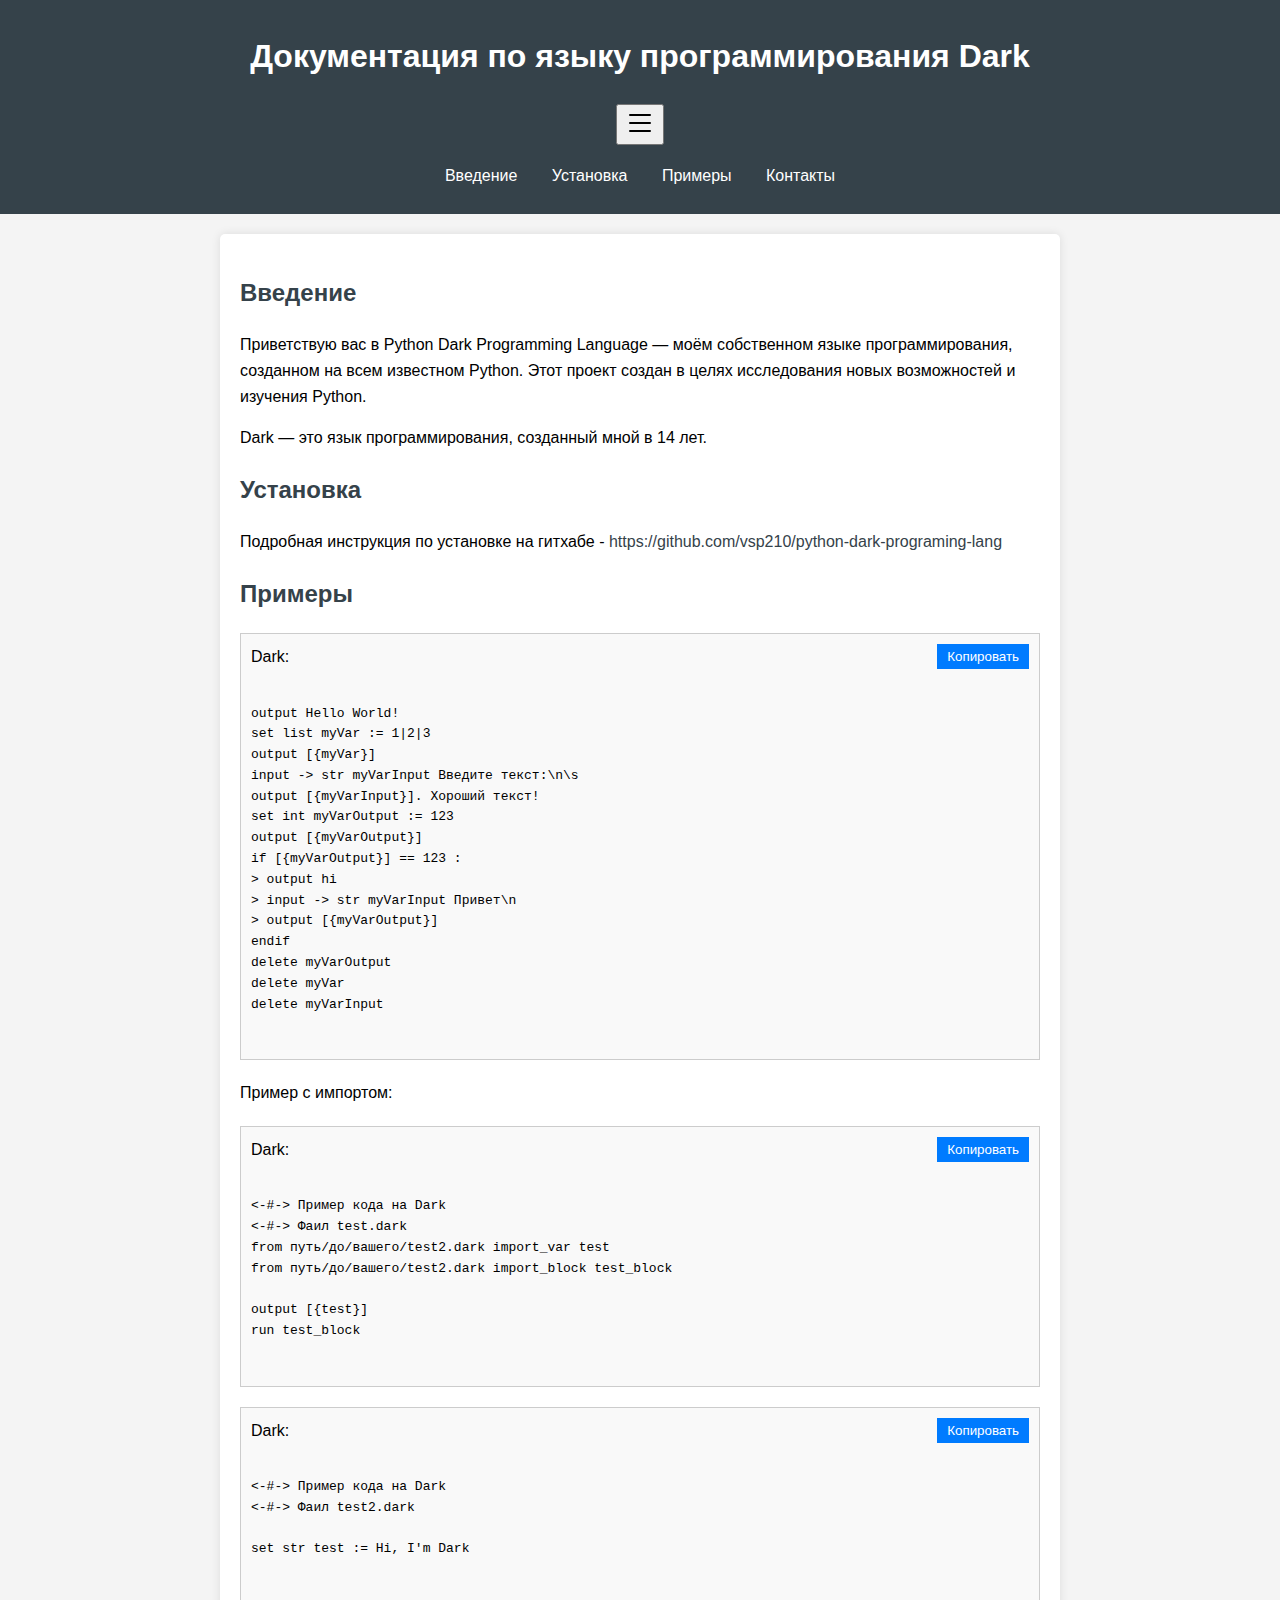
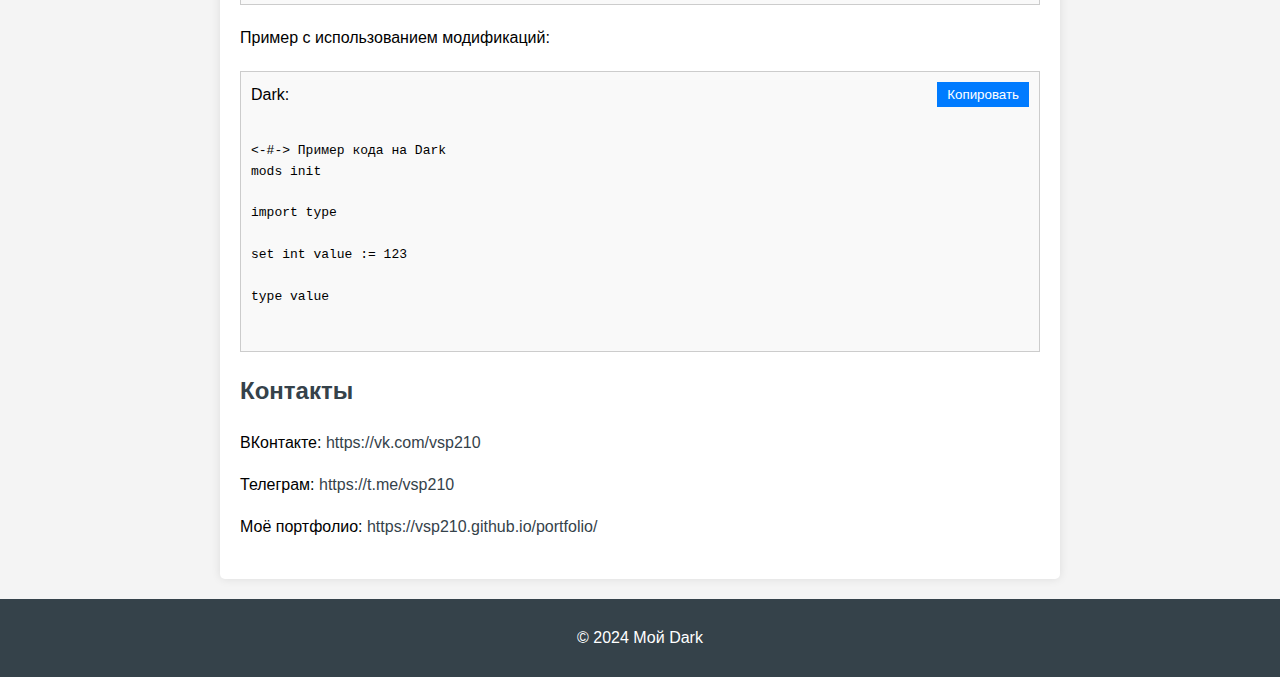
<file: index.html>
<!DOCTYPE html>
<html lang="ru">

<head>
    <meta charset="UTF-8">
    <meta name="viewport" content="width=device-width, initial-scale=1.0">
    <meta name="description" content="Документация по языку программирования Dark">
    <link rel="icon" sizes="192x192" href="favicon.png">
    <link rel="apple-touch-icon" sizes="192x192" href="favicon.png">
    <title>Документация по языку программирования Dark</title>
    <link rel="stylesheet" href="styles.css">
    <style>
        .code-block {
            position: relative;
            margin: 20px 0;
            padding: 10px;
            border: 1px solid #ccc;
            background-color: #f9f9f9;
        }

        .copy-button {
            position: absolute;
            top: 10px;
            right: 10px;
            background-color: #007bff;
            color: white;
            border: none;
            padding: 5px 10px;
            cursor: pointer;
        }
    </style>
</head>

<body>
    <header>
        <div style="justify-content: space-between; align-items: center;">

            <h1 style="color: #ffffff;"><a href="index.html">Документация по языку программирования Dark</a></h1>
            <button class="svg-button" onclick="toggleDropdown()">
                <svg xmlns="http://www.w3.org/2000/svg" width="32" height="32" fill="currentColor" class="bi bi-list"
                    viewBox="0 0 16 16">
                    <path fill-rule="evenodd"
                        d="M2.5 12a.5.5 0 0 1 .5-.5h10a.5.5 0 0 1 0 1H3a.5.5 0 0 1-.5-.5m0-4a.5.5 0 0 1 .5-.5h10a.5.5 0 0 1 0 1H3a.5.5 0 0 1-.5-.5m0-4a.5.5 0 0 1 .5-.5h10a.5.5 0 0 1 0 1H3a.5.5 0 0 1-.5-.5" />
                </svg>
            </button>
        </div>

        <div id="dropdown" class="dropdown">
            <select id="modules" name="modules">
                <option value="output">output</option>
                <option value="set">set</option>
                <option value="upd_and_delete">upd и delete</option>
                <option value="block">block</option>
                <option value="from_import">from_import</option>
                <option value="if">if</option>
                <option value="Модификации">Модификации</option>
                <option value="math">math</option>
                <option value="obj_and_terminal">obj и terminal</option>
            </select>
            <button class="button" onclick="goToModule()">Перейти</button>
        </div>
        <nav>
            <ul>
                <li><a href="#введение">Введение</a></li>
                <li><a href="#установка">Установка</a></li>
                <li><a href="#примеры">Примеры</a></li>
                <li><a href="#контакты">Контакты</a></li>
            </ul>
        </nav>
    </header>

    <main>
        <section id="введение">
            <h2>Введение</h2>
            <p>Приветствую вас в Python Dark Programming Language — моём собственном языке программирования, созданном
                на всем известном Python. Этот проект создан в целях исследования новых возможностей и изучения Python.
            </p>
            <p>Dark — это язык программирования, созданный мной в 14 лет.</p>
        </section>

        <section id="установка">
            <h2>Установка</h2>
            <p>Подробная инструкция по установке на гитхабе - <a
                    href="https://github.com/vsp210/python-dark-programing-lang">https://github.com/vsp210/python-dark-programing-lang</a>
            </p>
        </section>

        <section id="примеры">
            <h2>Примеры</h2>


            <div class="code-block">
                Dark:
                <button class="copy-button" onclick="copyCode(this)">Копировать</button>
                <pre><code>
output Hello World!
set list myVar := 1|2|3
output [{myVar}]
input -> str myVarInput Введите текст:\n\s
output [{myVarInput}]. Хороший текст!
set int myVarOutput := 123
output [{myVarOutput}]
if [{myVarOutput}] == 123 :
> output hi
> input -> str myVarInput Привет\n
> output [{myVarOutput}]
endif
delete myVarOutput
delete myVar
delete myVarInput
                </code></pre>
            </div>


            <p>Пример с импортом:</p>


            <div class="code-block">
                Dark:
                <button class="copy-button" onclick="copyCode(this)">Копировать</button>
                <pre><code>
<-#-> Пример кода на Dark
<-#-> Фаил test.dark
from путь/до/вашего/test2.dark import_var test
from путь/до/вашего/test2.dark import_block test_block

output [{test}]
run test_block
                </code></pre>
            </div>


            <div class="code-block">
                Dark:
                <button class="copy-button" onclick="copyCode(this)">Копировать</button>
                <pre><code>
<-#-> Пример кода на Dark
<-#-> Фаил test2.dark

set str test := Hi, I'm Dark
                </code></pre>
            </div>


            <p>Пример с использованием модификаций:</p>


            <div class="code-block">
                Dark:
                <button class="copy-button" onclick="copyCode(this)">Копировать</button>
                <pre><code>
<-#-> Пример кода на Dark
mods init

import type

set int value := 123

type value
                </code></pre>
            </div>
        </section>

        <section id="контакты">
            <h2>Контакты</h2>
            <p>ВКонтакте: <a href="https://vk.com/vsp210">https://vk.com/vsp210</a></p>
            <p>Телеграм: <a href="https://t.me/vsp210">https://t.me/vsp210</a></p>
            <p>Моё портфолио: <a href="https://vsp210.github.io/portfolio/">https://vsp210.github.io/portfolio/</a></p>
        </section>
    </main>

    <footer>
        <p>&copy; 2024 Мой Dark</p>
    </footer>

    <script>
        function copyCode(button) {
            const codeBlock = button.nextElementSibling;
            const code = codeBlock.innerText;

            navigator.clipboard.writeText(code).then(() => {
                alert('Код скопирован в буфер обмена!');
            }).catch(err => {
                console.error('Ошибка при копировании: ', err);
            });
        }
        function goToModule() {
            const select = document.getElementById('modules');
            const selectedValue = select.value;

            const urls = {
                output: 'output.html',
                set: 'set.html',
                upd_and_delete: 'upd_and_delete.html',
                block: 'block.html',
                from_import: 'from_import.html',
                if: 'if.html',
                Модификации: 'mods.html',
                math: 'math.html',
                obj_and_terminal: 'obj_and_terminal.html'
            };

            if (urls[selectedValue]) {
                window.location.href = urls[selectedValue];
            }
        }
        function toggleDropdown() {
            const dropdown = document.getElementById('dropdown');
            dropdown.style.display = dropdown.style.display === 'block' ? 'none' : 'block';
        }
    </script>
</body>

</html>
</file>
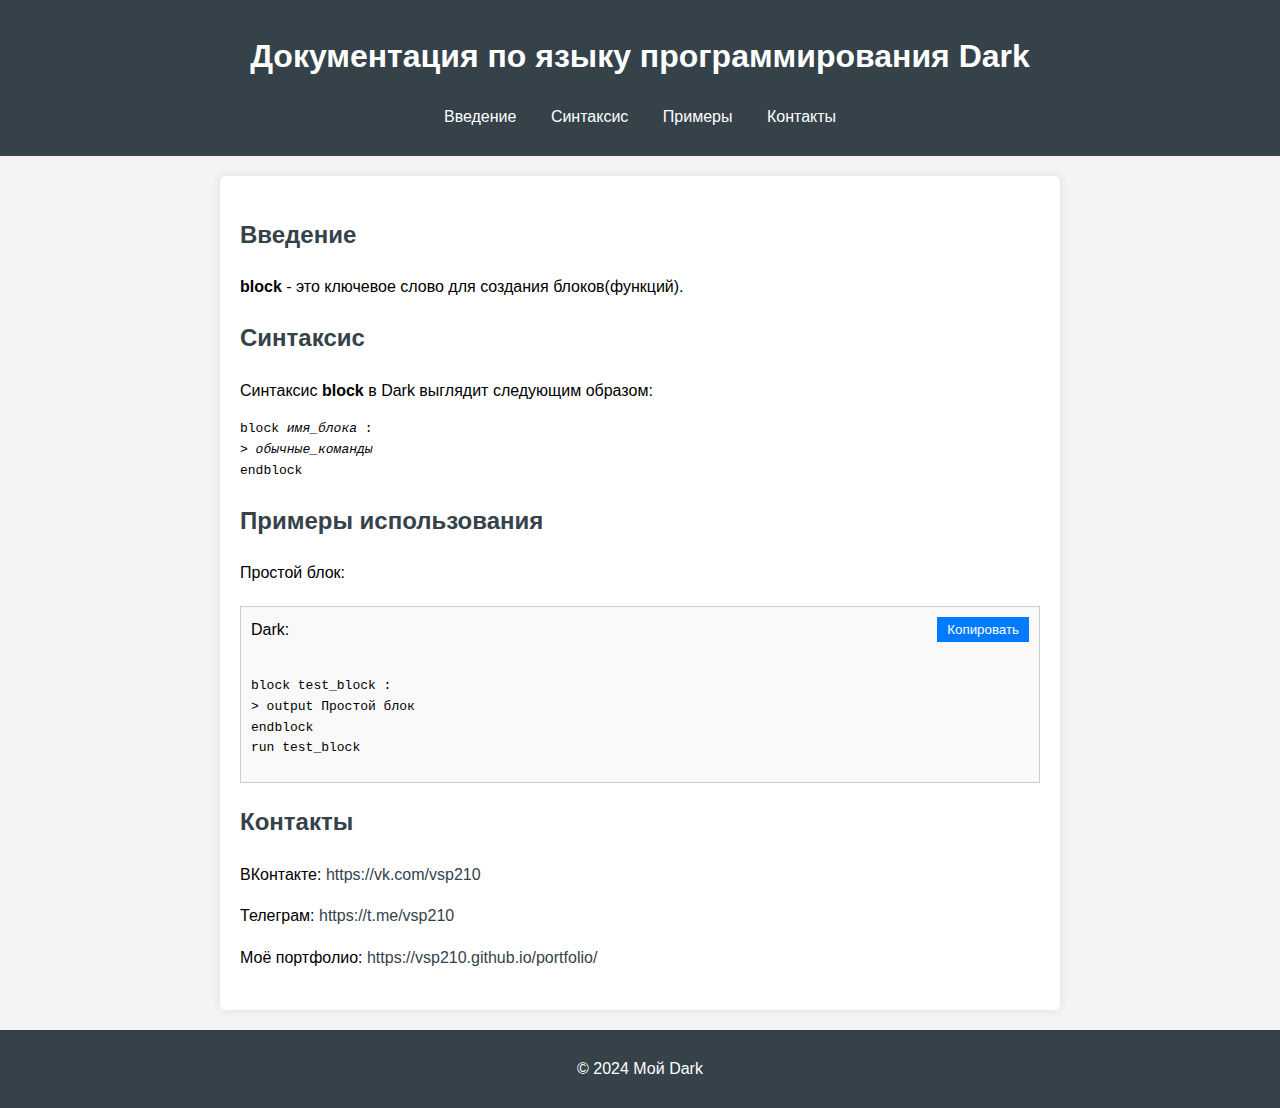
<file: block.html>
<!DOCTYPE html>
<html lang="ru">

<head>
    <meta charset="UTF-8">
    <meta name="viewport" content="width=device-width, initial-scale=1.0">
    <meta name="description" content="Документация по языку программирования Dark | block">
    <link rel="icon" sizes="192x192" href="favicon.png">
    <link rel="apple-touch-icon" sizes="192x192" href="favicon.png">
    <title>Документация по языку программирования Dark | block</title>
    <link rel="stylesheet" href="styles.css">
</head>

<body>
    <header>
        <div style="justify-content: space-between; align-items: center;">
            <h1 style="color: #ffffff;"><a href="index.html">Документация по языку программирования Dark</a></h1>
        </div>

        <nav>
            <ul>
                <li><a href="#введение">Введение</a></li>
                <li><a href="#синтаксис">Синтаксис</a></li>
                <li><a href="#примеры">Примеры</a></li>
                <li><a href="#контакты">Контакты</a></li>
            </ul>
        </nav>
    </header>

    <main>
        <section id="введение">
            <h2>Введение</h2>
            <p><b>block</b> - это ключевое слово для создания блоков(функций).</p>
        </section>

        <section id="синтаксис">
            <h2>Синтаксис</h2>
            <p>Синтаксис <b>block</b> в Dark выглядит следующим образом:</p>
            <pre><code>block <i>имя_блока</i> :
> <i>обычные_команды</i>
endblock</code></pre>
        </section>

        <section id="примеры">
            <h2>Примеры использования</h2>
            <section>
                <p>Простой блок:</p>
                <div class="code-block">
                    Dark:
                    <button class="copy-button" onclick="copyCode(this)">Копировать</button>
                    <pre><code>
block test_block :
> output Простой блок
endblock
run test_block
</code></pre>
                </div>
            </section>
        </section>


        <section id="контакты">
            <h2>Контакты</h2>
            <p>ВКонтакте: <a href="https://vk.com/vsp210">https://vk.com/vsp210</a></p>
            <p>Телеграм: <a href="https://t.me/vsp210">https://t.me/vsp210</a></p>
            <p>Моё портфолио: <a href="https://vsp210.github.io/portfolio/">https://vsp210.github.io/portfolio/</a>
            </p>
        </section>
    </main>

    <footer>
        <p>&copy; 2024 Мой Dark</p>
    </footer>

    <script>
        function copyCode(button) {
            const codeBlock = button.nextElementSibling;
            const code = codeBlock.innerText;

            navigator.clipboard.writeText(code).then(() => {
                alert('Код скопирован в буфер обмена!');
            }).catch(err => {
                console.error('Ошибка при копировании: ', err);
            });
        }
    </script>
</body>

</html>
</file>
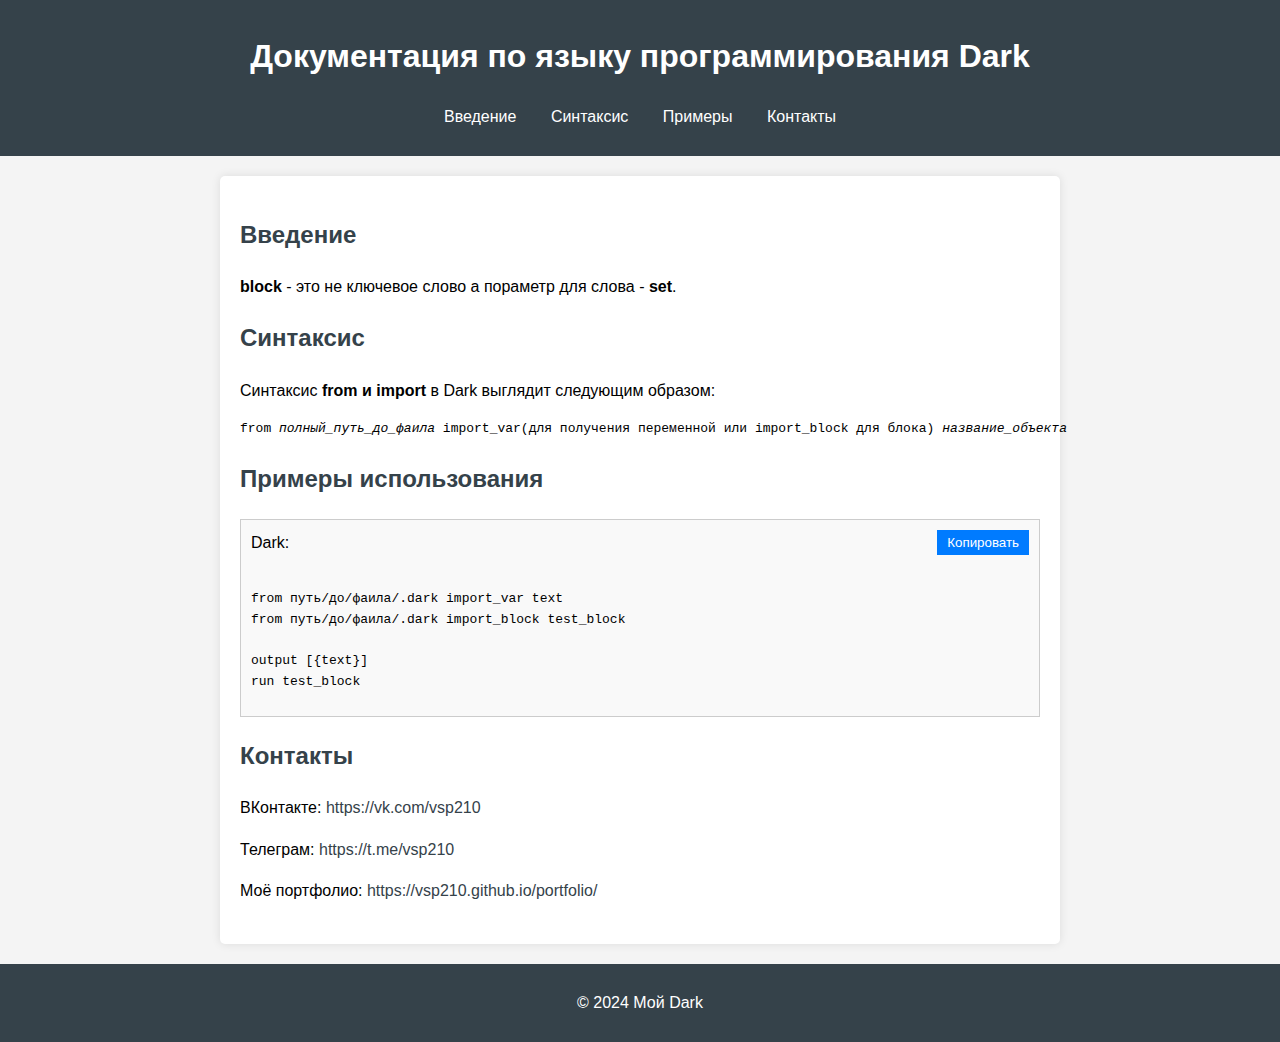
<file: from_import.html>
<!DOCTYPE html>
<html lang="ru">

<head>
    <meta charset="UTF-8">
    <meta name="viewport" content="width=device-width, initial-scale=1.0">
    <meta name="description" content="Документация по языку программирования Dark | from и import">
    <link rel="icon" sizes="192x192" href="favicon.png">
    <link rel="apple-touch-icon" sizes="192x192" href="favicon.png">
    <title>Документация по языку программирования Dark | from и import</title>
    <link rel="stylesheet" href="styles.css">
</head>

<body>
    <header>
        <div style="justify-content: space-between; align-items: center;">
            <h1 style="color: #ffffff;"><a href="index.html">Документация по языку программирования Dark</a></h1>
        </div>
        <nav>
            <ul>
                <li><a href="#введение">Введение</a></li>
                <li><a href="#синтаксис">Синтаксис</a></li>
                <li><a href="#примеры">Примеры</a></li>
                <li><a href="#контакты">Контакты</a></li>
            </ul>
        </nav>
    </header>

    <main>
        <section id="введение">
            <h2>Введение</h2>
            <p><b>block</b> - это не ключевое слово а пораметр для слова - <b>set</b>.</p>
        </section>

        <section id="синтаксис">
            <h2>Синтаксис</h2>
            <p>Синтаксис <b>from и import</b> в Dark выглядит следующим образом:</p>
            <pre><code>from <i>полный_путь_до_фаила</i> import_var(для получения переменной или import_block для блока) <i>название_объекта</i></code></pre>
        </section>

        <section id="примеры">
            <h2>Примеры использования</h2>
            <div class="code-block">
                Dark:
                <button class="copy-button" onclick="copyCode(this)">Копировать</button>
                <pre><code>
from путь/до/фаила/.dark import_var text
from путь/до/фаила/.dark import_block test_block

output [{text}]
run test_block
</code></pre>
            </div>
        </section>

        <section id="контакты">
            <h2>Контакты</h2>
            <p>ВКонтакте: <a href="https://vk.com/vsp210">https://vk.com/vsp210</a></p>
            <p>Телеграм: <a href="https://t.me/vsp210">https://t.me/vsp210</a></p>
            <p>Моё портфолио: <a href="https://vsp210.github.io/portfolio/">https://vsp210.github.io/portfolio/</a>
            </p>
        </section>
    </main>

    <footer>
        <p>&copy; 2024 Мой Dark</p>
    </footer>

    <script>
        function copyCode(button) {
            const codeBlock = button.nextElementSibling;
            const code = codeBlock.innerText;

            navigator.clipboard.writeText(code).then(() => {
                alert('Код скопирован в буфер обмена!');
            }).catch(err => {
                console.error('Ошибка при копировании: ', err);
            });
        }
    </script>
</body>

</html>
</file>
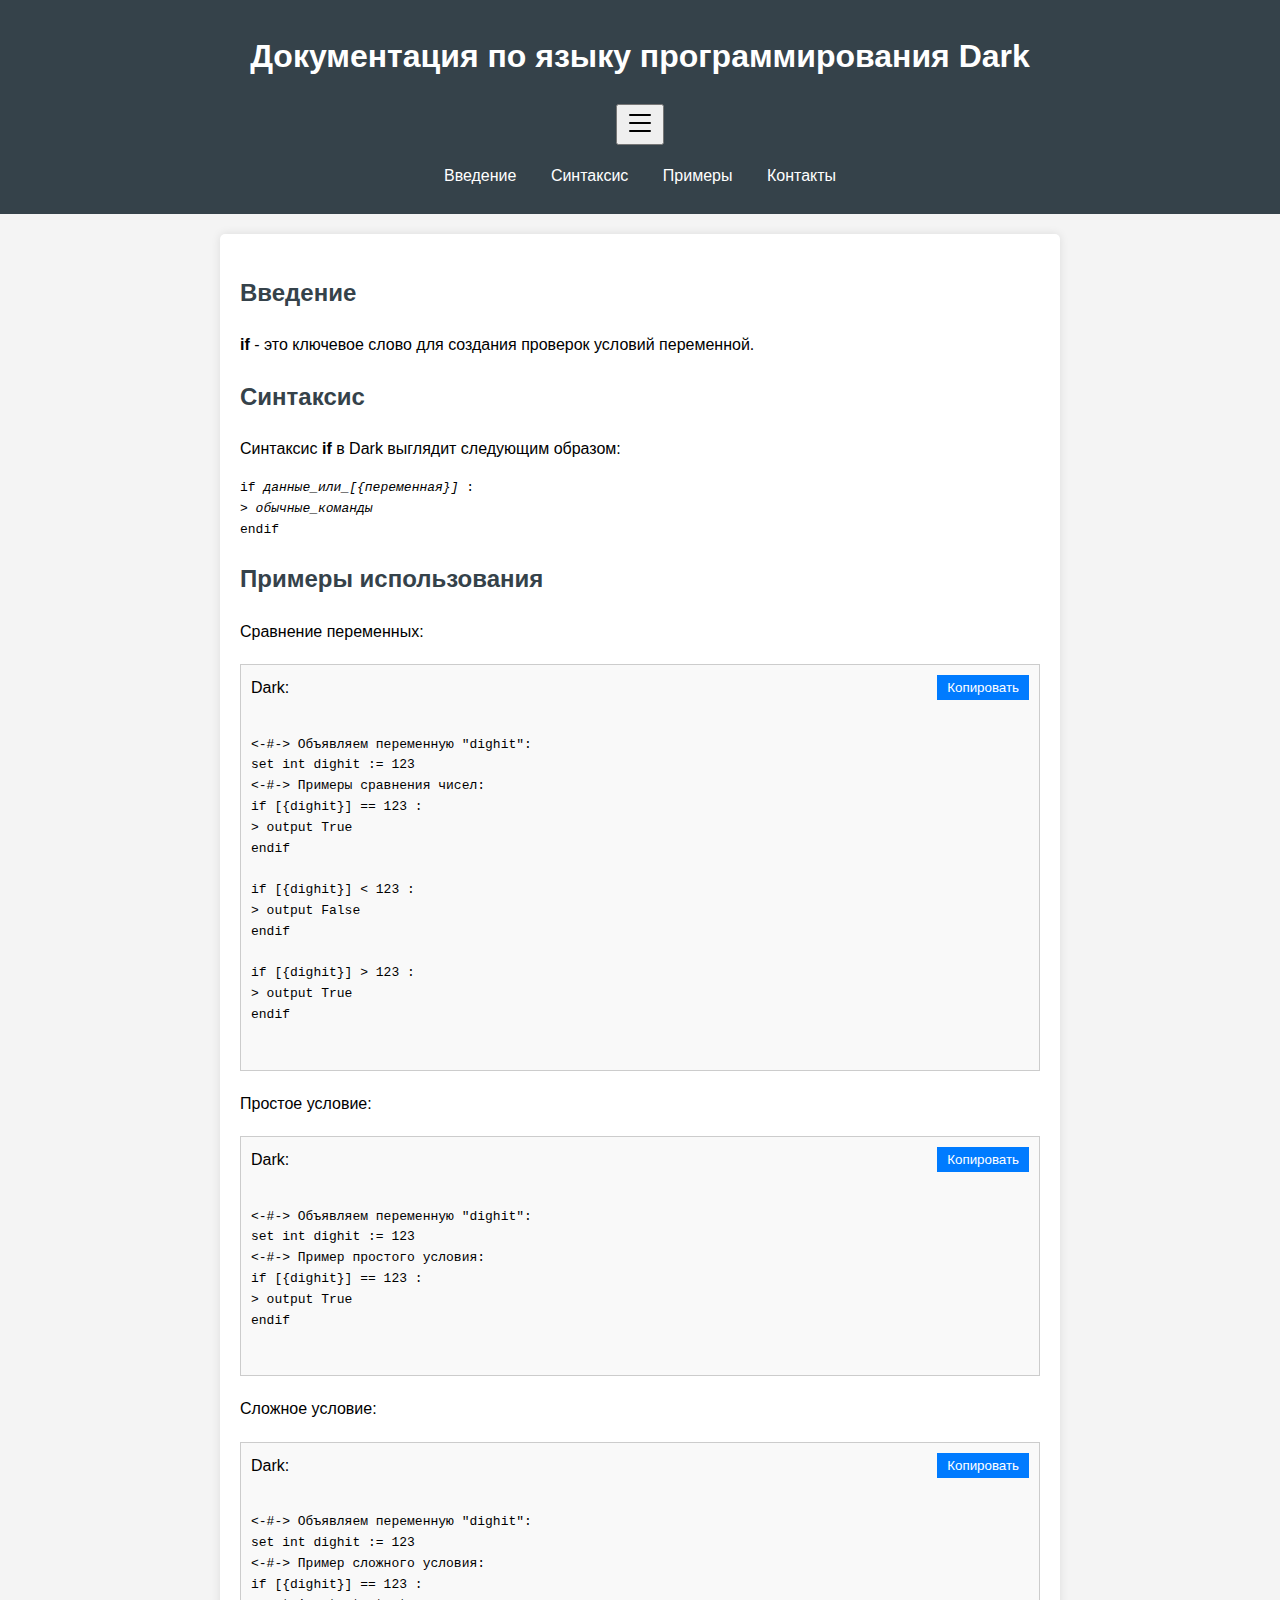
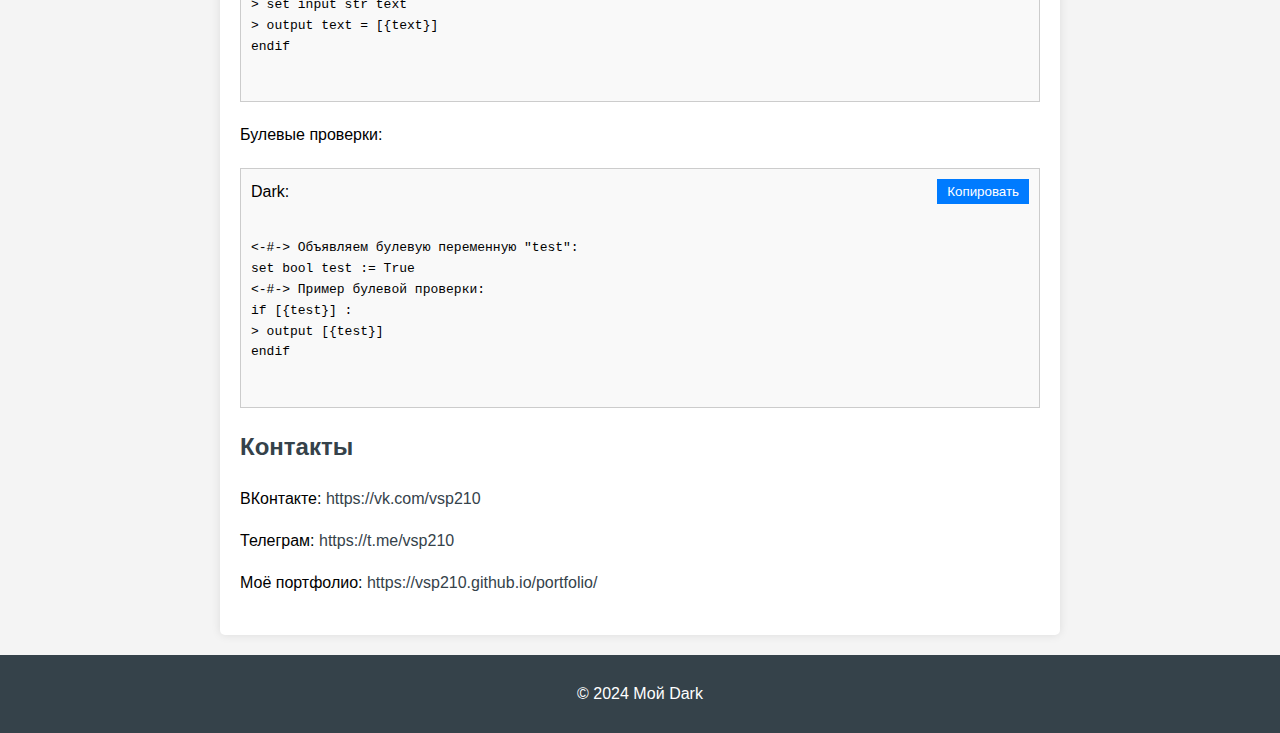
<file: if.html>
<!DOCTYPE html>
<html lang="ru">

<head>
    <meta charset="UTF-8">
    <meta name="viewport" content="width=device-width, initial-scale=1.0">
    <meta name="description" content="Документация по языку программирования Dark | if">
    <link rel="icon" sizes="192x192" href="favicon.png">
    <link rel="apple-touch-icon" sizes="192x192" href="favicon.png">
    <title>Документация по языку программирования Dark | if</title>
    <link rel="stylesheet" href="styles.css">
</head>

<body>
    <header>
        <div style="justify-content: space-between; align-items: center;">
            <h1 style="color: #ffffff;"><a href="index.html">Документация по языку программирования Dark</a></h1>
            <button class="svg-button" onclick="toggleDropdown()">
                <svg xmlns="http://www.w3.org/2000/svg" width="32" height="32" fill="currentColor" class="bi bi-list"
                    viewBox="0 0 16 16">
                    <path fill-rule="evenodd"
                        d="M2.5 12a.5.5 0 0 1 .5-.5h10a.5.5 0 0 1 0 1H3a.5.5 0 0 1-.5-.5m0-4a.5.5 0 0 1 .5-.5h10a.5.5 0 0 1 0 1H3a.5.5 0 0 1-.5-.5m0-4a.5.5 0 0 1 .5-.5h10a.5.5 0 0 1 0 1H3a.5.5 0 0 1-.5-.5" />
                </svg>
            </button>
        </div>

        <div id="dropdown" class="dropdown">
            <select id="modules" name="modules">
                <option value="Сравнение_переменных">Сравнение переменных</option>
                <option value="Простое_условие">Простое условие</option>
                <option value="Сложное_условие">Сложное условие</option>
                <option value="Булевые_проверки">Булевые проверки</option>
            </select>
            <button class="button" onclick="goToModule()">Перейти</button>
        </div>
        <nav>
            <ul>
                <li><a href="#введение">Введение</a></li>
                <li><a href="#синтаксис">Синтаксис</a></li>
                <li><a href="#примеры">Примеры</a></li>
                <li><a href="#контакты">Контакты</a></li>
            </ul>
        </nav>
    </header>

    <main>
        <section id="введение">
            <h2>Введение</h2>
            <p><b>if</b> - это ключевое слово для создания проверок условий переменной.</p>
        </section>

        <section id="синтаксис">
            <h2>Синтаксис</h2>
            <p>Синтаксис <b>if</b> в Dark выглядит следующим образом:</p>
            <pre><code>if <i>данные_или_[{переменная}]</i> :
> <i>обычные_команды</i>
endif</code></pre>
        </section>

        <section id="примеры">
            <h2>Примеры использования</h2>
            <section id="Сравнение_переменных">
                <p>Сравнение переменных:</p>
                <div class="code-block">
                    Dark:
                    <button class="copy-button" onclick="copyCode(this)">Копировать</button>
                    <pre><code>
<-#-> Объявляем переменную "dighit":
set int dighit := 123
<-#-> Примеры сравнения чисел:
if [{dighit}] == 123 :
> output True
endif

if [{dighit}] < 123 :
> output False
endif

if [{dighit}] > 123 :
> output True
endif
                </code></pre>
                </div>
            </section>

            <section id="Простое_условие">
                <p>Простое условие:</p>
                <div class="code-block">
                    Dark:
                    <button class="copy-button" onclick="copyCode(this)">Копировать</button>
                    <pre><code>
<-#-> Объявляем переменную "dighit":
set int dighit := 123
<-#-> Пример простого условия:
if [{dighit}] == 123 :
> output True
endif
                </code></pre>
                </div>
            </section>

            <section id="Сложное_условие">
                <p>Сложное условие:</p>
                <div class="code-block">
                    Dark:
                    <button class="copy-button" onclick="copyCode(this)">Копировать</button>
                    <pre><code>
<-#-> Объявляем переменную "dighit":
set int dighit := 123
<-#-> Пример сложного условия:
if [{dighit}] == 123 :
> set input str text
> output text = [{text}]
endif
                </code></pre>
                </div>
            </section>

            <section id="Булевые_проверки">
                <p>Булевые проверки:</p>
                <div class="code-block">
                    Dark:
                    <button class="copy-button" onclick="copyCode(this)">Копировать</button>
                    <pre><code>
<-#-> Объявляем булевую переменную "test":
set bool test := True
<-#-> Пример булевой проверки:
if [{test}] :
> output [{test}]
endif
                </code></pre>
                </div>
            </section>
        </section>

        <section id="контакты">
            <h2>Контакты</h2>
            <p>ВКонтакте: <a href="https://vk.com/vsp210">https://vk.com/vsp210</a></p>
            <p>Телеграм: <a href="https://t.me/vsp210">https://t.me/vsp210</a></p>
            <p>Моё портфолио: <a href="https://vsp210.github.io/portfolio/">https://vsp210.github.io/portfolio/</a></p>
        </section>
    </main>

    <footer>
        <p>&copy; 2024 Мой Dark</p>
    </footer>

    <script>
        function copyCode(button) {
            const codeBlock = button.nextElementSibling;
            const code = codeBlock.innerText;

            navigator.clipboard.writeText(code).then(() => {
                alert('Код скопирован в буфер обмена!');
            }).catch(err => {
                console.error('Ошибка при копировании: ', err);
            });
        }
        function goToModule() {
            const select = document.getElementById('modules');
            const selectedValue = select.value;

            const urls = {
                Сравнение_переменных: '#Сравнение_переменных',
                Простое_условие: '#Простое_условие',
                Сложное_условие: '#Сложное_условие',
                Булевые_проверки: '#Булевые_проверки'
            };

            if (urls[selectedValue]) {
                window.location.href = urls[selectedValue];
            }
        }
        function toggleDropdown() {
            const dropdown = document.getElementById('dropdown');
            dropdown.style.display = dropdown.style.display === 'block' ? 'none' : 'block';
        }
    </script>
</body>

</html>
</file>
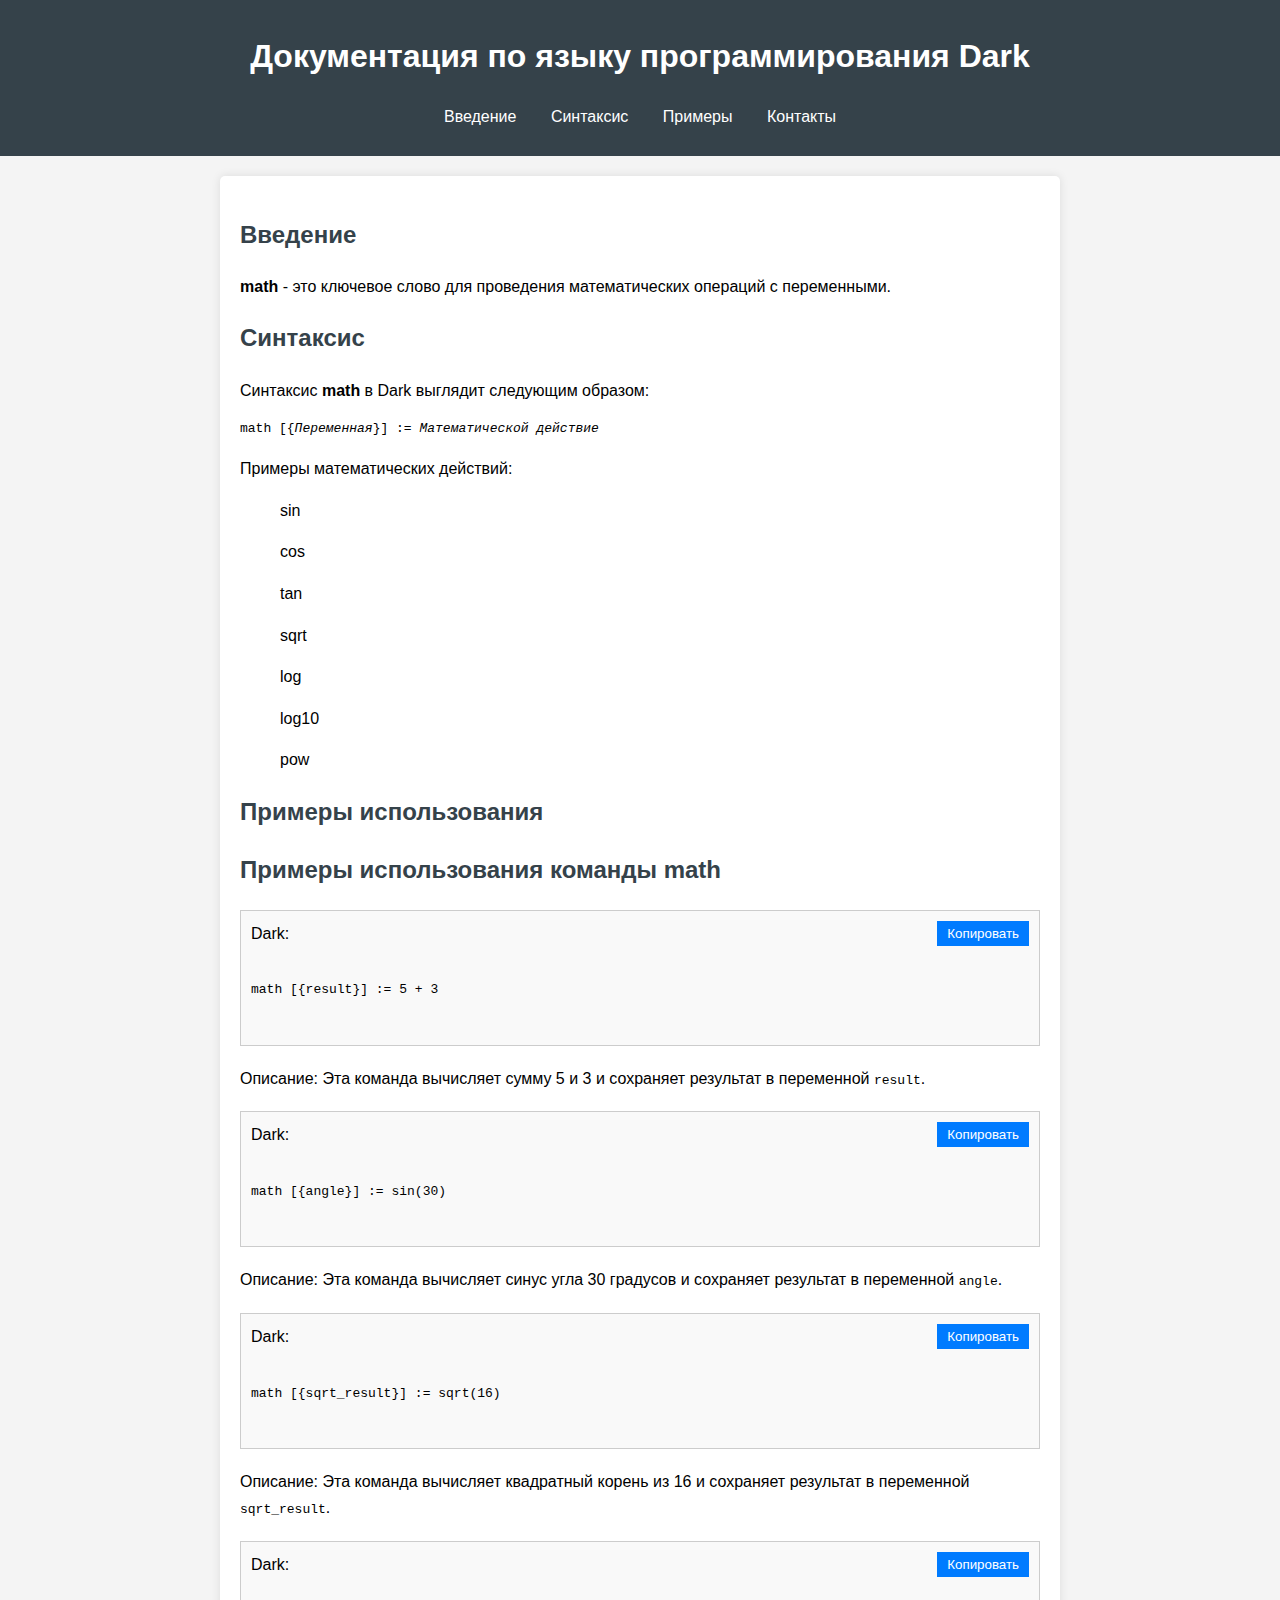
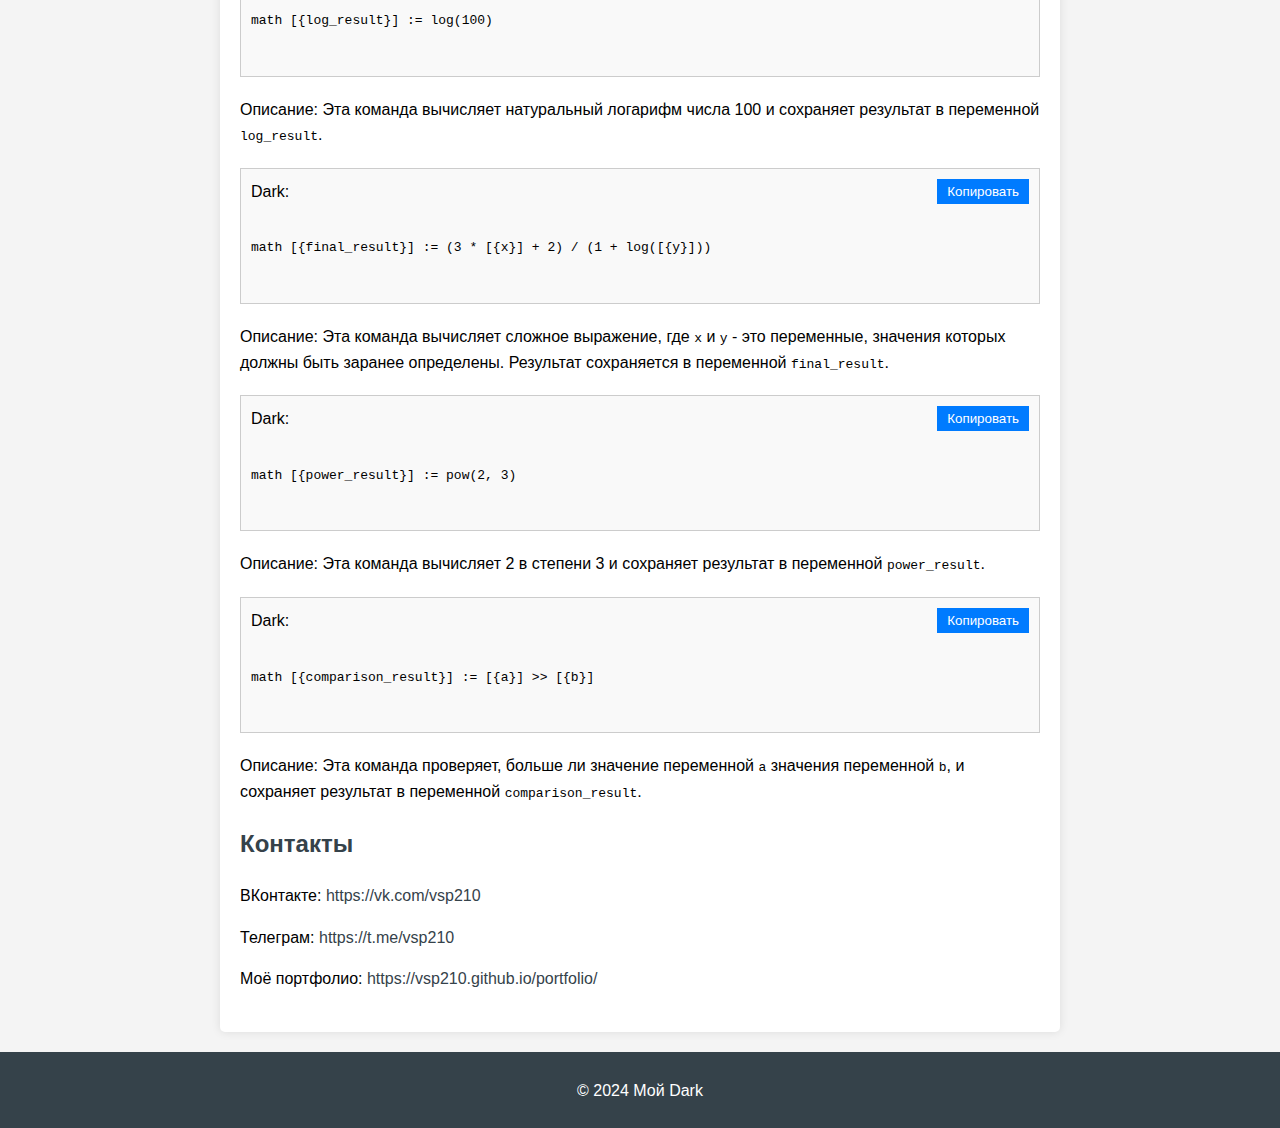
<file: math.html>
<!DOCTYPE html>
<html lang="ru">

<head>
    <meta charset="UTF-8">
    <meta name="viewport" content="width=device-width, initial-scale=1.0">
    <meta name="description" content="Документация по языку программирования Dark | math">
    <link rel="icon" sizes="192x192" href="favicon.png">
    <link rel="apple-touch-icon" sizes="192x192" href="favicon.png">
    <title>Документация по языку программирования Dark | math</title>
    <link rel="stylesheet" href="styles.css">
</head>

<body>
    <header>
        <div style="justify-content: space-between; align-items: center;">
            <h1 style="color: #ffffff;"><a href="index.html">Документация по языку программирования Dark</a></h1>
        </div>

        <nav>
            <ul>
                <li><a href="#введение">Введение</a></li>
                <li><a href="#синтаксис">Синтаксис</a></li>
                <li><a href="#примеры">Примеры</a></li>
                <li><a href="#контакты">Контакты</a></li>
            </ul>
        </nav>
    </header>

    <main>
        <section id="введение">
            <h2>Введение</h2>
            <p><b>math</b> - это ключевое слово для проведения математических операций с переменными.</p>
        </section>

        <section id="синтаксис">
            <h2>Синтаксис</h2>
            <p>Синтаксис <b>math</b> в Dark выглядит следующим образом:</p>
            <pre><code>math [{<i>Переменная</i>}] := <i>Математической действие</i></code></pre>
            <p>Примеры математических действий:</p>
            <ul>sin</ul>
            <ul>cos</ul>
            <ul>tan</ul>
            <ul>sqrt</ul>
            <ul>log</ul>
            <ul>log10</ul>
            <ul>pow</ul>
        </section>

        <section id="примеры">
            <h2>Примеры использования</h2>
                <h2>Примеры использования команды math</h2>

                <div class="code-block">
                    Dark:
                    <button class="copy-button" onclick="copyCode(this)">Копировать</button>
                    <pre><code>
math [{result}] := 5 + 3
                    </code></pre>
                </div>
                <p>Описание: Эта команда вычисляет сумму 5 и 3 и сохраняет результат в переменной <code>result</code>.</p>

                <div class="code-block">
                    Dark:
                    <button class="copy-button" onclick="copyCode(this)">Копировать</button>
                    <pre><code>
math [{angle}] := sin(30)
                    </code></pre>
                </div>
                <p>Описание: Эта команда вычисляет синус угла 30 градусов и сохраняет результат в переменной <code>angle</code>.</p>

                <div class="code-block">
                    Dark:
                    <button class="copy-button" onclick="copyCode(this)">Копировать</button>
                    <pre><code>
math [{sqrt_result}] := sqrt(16)
                    </code></pre>
                </div>
                <p>Описание: Эта команда вычисляет квадратный корень из 16 и сохраняет результат в переменной <code>sqrt_result</code>.</p>

                <div class="code-block">
                    Dark:
                    <button class="copy-button" onclick="copyCode(this)">Копировать</button>
                    <pre><code>
math [{log_result}] := log(100)
                    </code></pre>
                </div>
                <p>Описание: Эта команда вычисляет натуральный логарифм числа 100 и сохраняет результат в переменной <code>log_result</code>.</p>

                <div class="code-block">
                    Dark:
                    <button class="copy-button" onclick="copyCode(this)">Копировать</button>
                    <pre><code>
math [{final_result}] := (3 * [{x}] + 2) / (1 + log([{y}]))
                    </code></pre>
                </div>
                <p>Описание: Эта команда вычисляет сложное выражение, где <code>x</code> и <code>y</code> - это переменные, значения которых должны быть заранее определены. Результат сохраняется в переменной <code>final_result</code>.</p>

                <div class="code-block">
                    Dark:
                    <button class="copy-button" onclick="copyCode(this)">Копировать</button>
                    <pre><code>
math [{power_result}] := pow(2, 3)
                    </code></pre>
                </div>
                <p>Описание: Эта команда вычисляет 2 в степени 3 и сохраняет результат в переменной <code>power_result</code>.</p>

                <div class="code-block">
                    Dark:
                    <button class="copy-button" onclick="copyCode(this)">Копировать</button>
                    <pre><code>
math [{comparison_result}] := [{a}] >> [{b}]
                    </code></pre>
                </div>
                <p>Описание: Эта команда проверяет, больше ли значение переменной <code>a</code> значения переменной <code>b</code>, и сохраняет результат в переменной <code>comparison_result</code>.</p>
        </section>

        <section id="контакты">
            <h2>Контакты</h2>
            <p>ВКонтакте: <a href="https://vk.com/vsp210">https://vk.com/vsp210</a></p>
            <p>Телеграм: <a href="https://t.me/vsp210">https://t.me/vsp210</a></p>
            <p>Моё портфолио: <a href="https://vsp210.github.io/portfolio/">https://vsp210.github.io/portfolio/</a></p>
        </section>
    </main>

    <footer>
        <p>&copy; 2024 Мой Dark</p>
    </footer>

    <script>
        function copyCode(button) {
            const codeBlock = button.nextElementSibling;
            const code = codeBlock.innerText;

            navigator.clipboard.writeText(code).then(() => {
                alert('Код скопирован в буфер обмена!');
            }).catch(err => {
                console.error('Ошибка при копировании: ', err);
            });
        }
    </script>
</body>

</html>
</file>
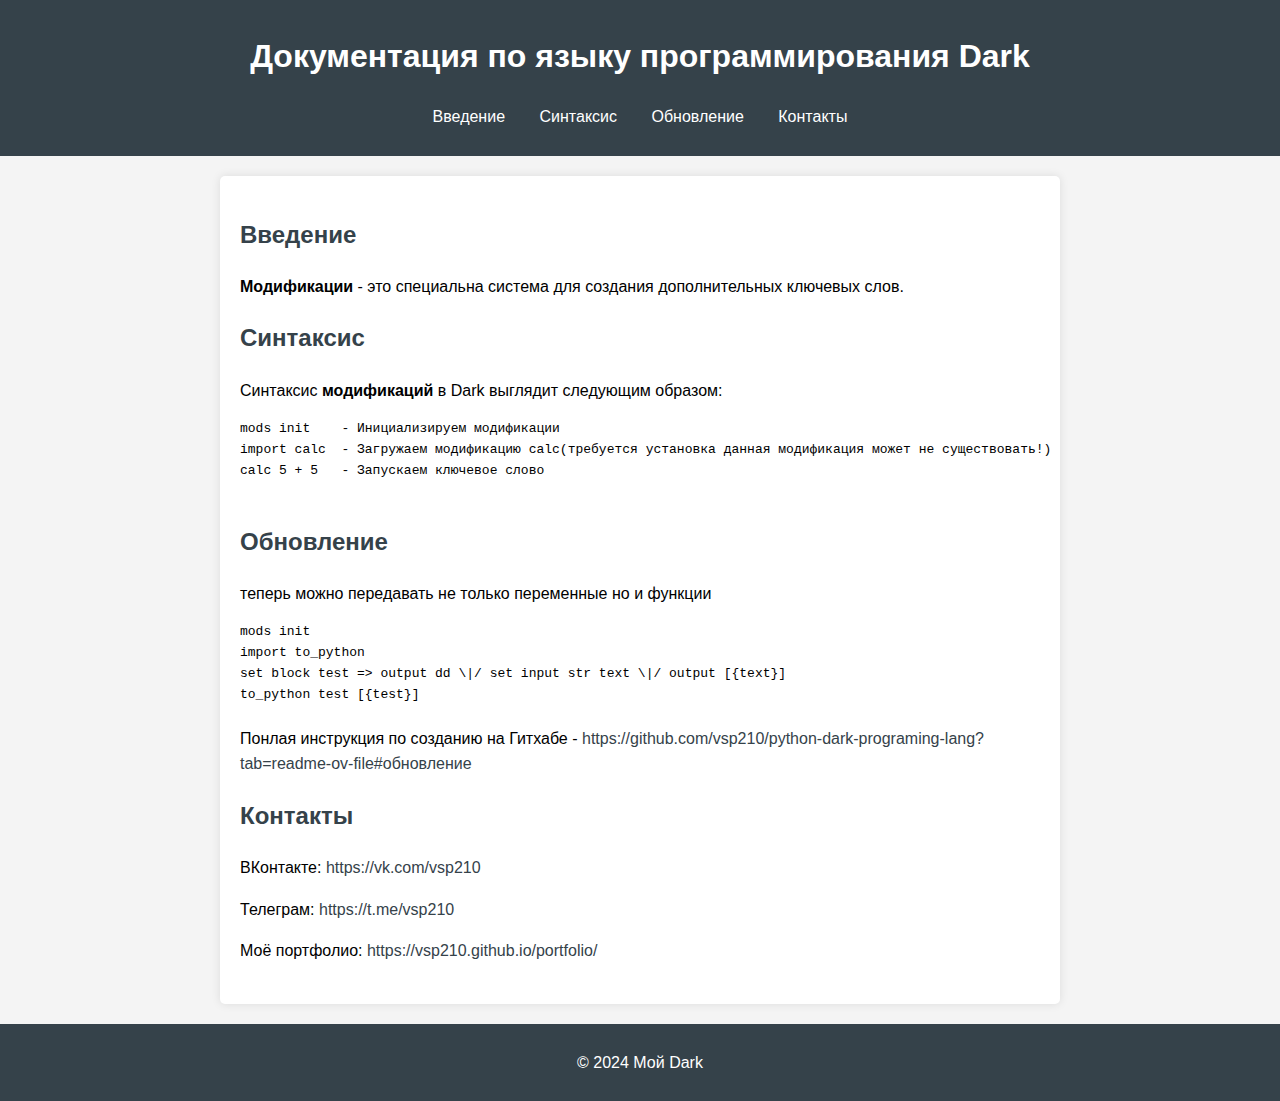
<file: mods.html>
<!DOCTYPE html>
<html lang="ru">

<head>
    <meta charset="UTF-8">
    <meta name="viewport" content="width=device-width, initial-scale=1.0">
    <meta name="description" content="Документация по языку программирования Dark | Модификации">
    <link rel="icon" sizes="192x192" href="favicon.png">
    <link rel="apple-touch-icon" sizes="192x192" href="favicon.png">
    <title>Документация по языку программирования Dark | Модификации</title>
    <link rel="stylesheet" href="styles.css">
</head>

<body>
    <header>
        <div style="justify-content: space-between; align-items: center;">
            <h1 style="color: #ffffff;"><a href="index.html">Документация по языку программирования Dark</a></h1>
        </div>
        <nav>
            <ul>
                <li><a href="#введение">Введение</a></li>
                <li><a href="#синтаксис">Синтаксис</a></li>
                <li><a href="#обновление">Обновление</a></li>
                <li><a href="#контакты">Контакты</a></li>
            </ul>
        </nav>
    </header>

    <main>
        <section id="введение">
            <h2>Введение</h2>
            <p><b>Модификации</b> - это специальна система для создания дополнительных ключевых слов.</p>
        </section>

        <section id="синтаксис">
            <h2>Синтаксис</h2>
            <p>Синтаксис <b>модификаций</b> в Dark выглядит следующим образом:</p>
            <pre><code>mods init    - Инициализируем модификации
import calc  - Загружаем модификацию calc(требуется установка данная модификация может не существовать!)
calc 5 + 5   - Запускаем ключевое слово
            </code></pre>
        </section>


        <section id="Обновление">
            <h2>Обновление</h2>
            <p>теперь можно передавать не только переменные но и функции</p>
            <pre><code>mods init
import to_python
set block test => output dd \|/ set input str text \|/ output [{text}]
to_python test [{test}]</code></pre>
        </section>

        <p>Понлая инструкция по созданию на Гитхабе - <a href="https://github.com/vsp210/python-dark-programing-lang?tab=readme-ov-file#обновление">https://github.com/vsp210/python-dark-programing-lang?tab=readme-ov-file#обновление</a></p>

        <section id="контакты">
            <h2>Контакты</h2>
            <p>ВКонтакте: <a href="https://vk.com/vsp210">https://vk.com/vsp210</a></p>
            <p>Телеграм: <a href="https://t.me/vsp210">https://t.me/vsp210</a></p>
            <p>Моё портфолио: <a href="https://vsp210.github.io/portfolio/">https://vsp210.github.io/portfolio/</a>
            </p>
        </section>
    </main>

    <footer>
        <p>&copy; 2024 Мой Dark</p>
    </footer>

    <script>
        function copyCode(button) {
            const codeBlock = button.nextElementSibling;
            const code = codeBlock.innerText;

            navigator.clipboard.writeText(code).then(() => {
                alert('Код скопирован в буфер обмена!');
            }).catch(err => {
                console.error('Ошибка при копировании: ', err);
            });
        }
    </script>
</body>

</html>
</file>
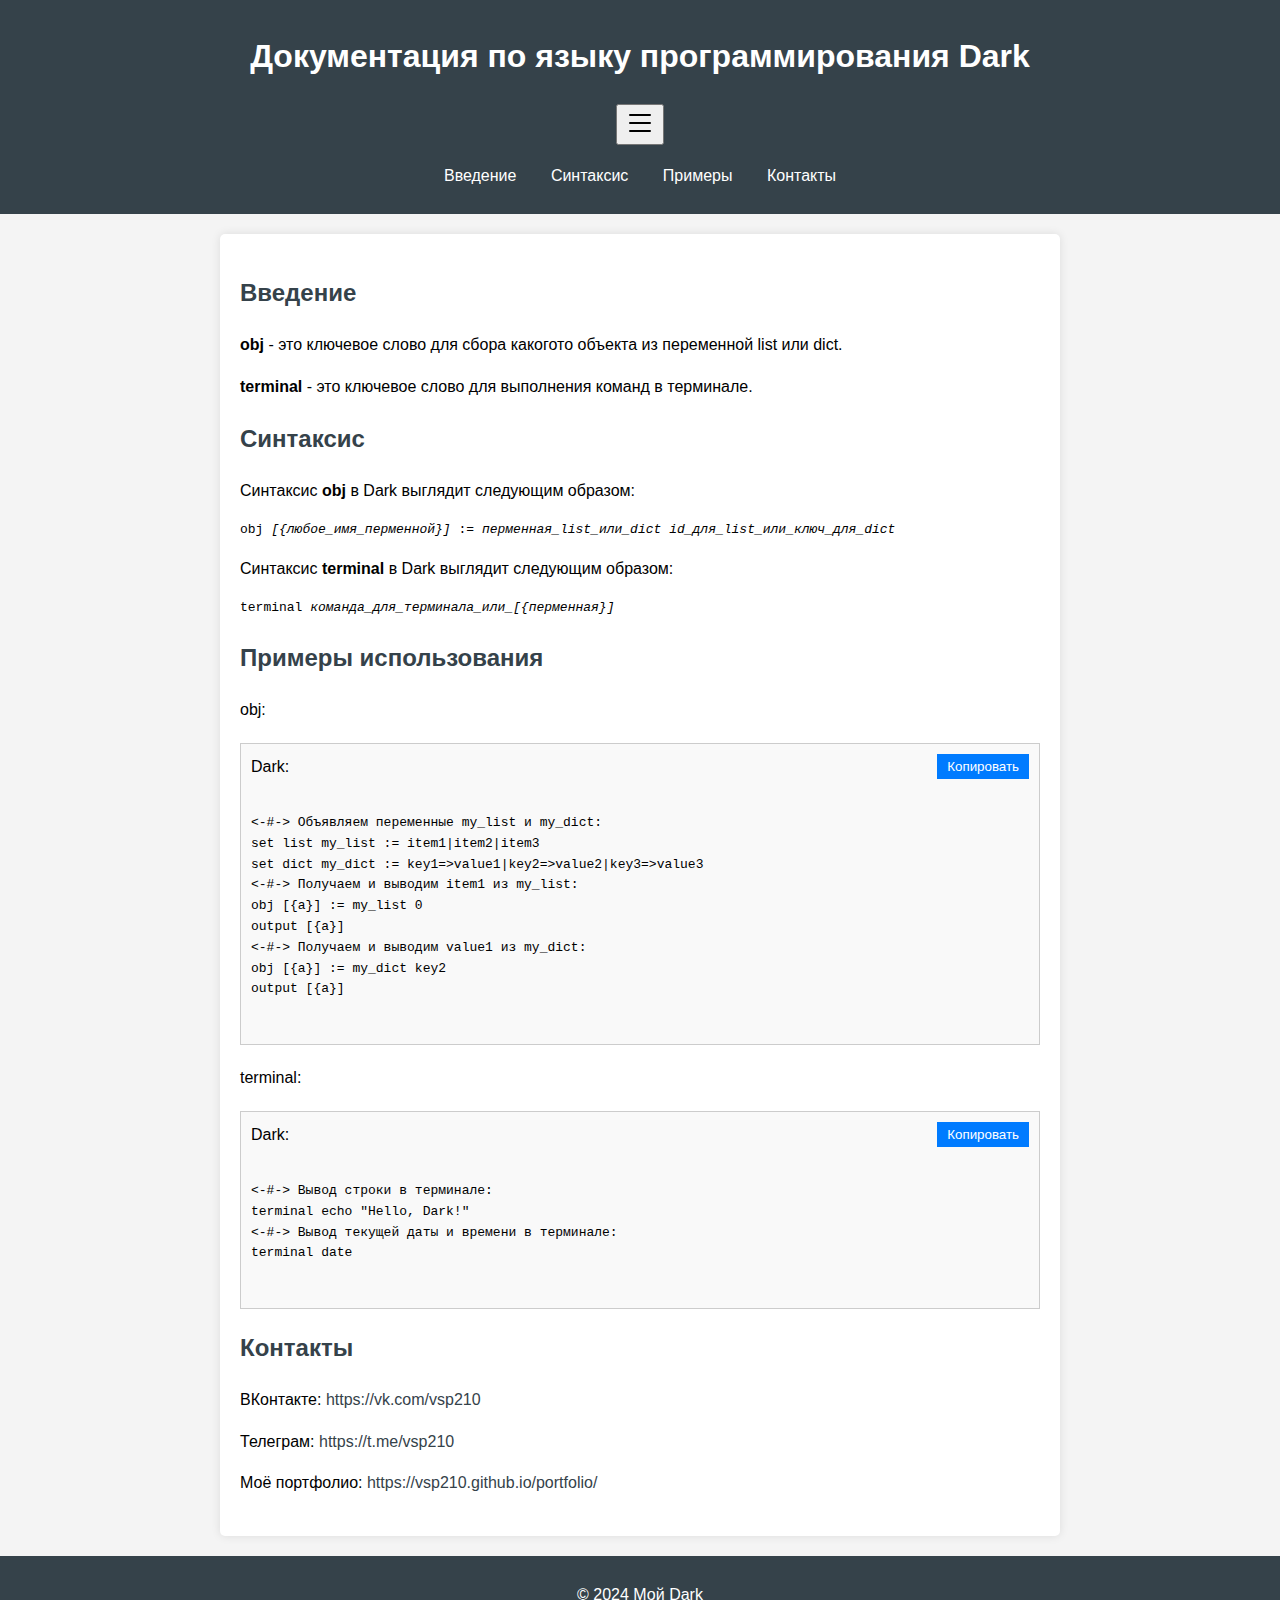
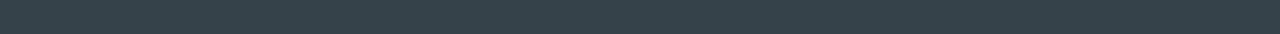
<file: obj_and_terminal.html>
<!DOCTYPE html>
<html lang="ru">

<head>
    <meta charset="UTF-8">
    <meta name="viewport" content="width=device-width, initial-scale=1.0">
    <meta name="description" content="Документация по языку программирования Dark | obj и terminal">
    <link rel="icon" sizes="192x192" href="favicon.png">
    <link rel="apple-touch-icon" sizes="192x192" href="favicon.png">
    <title>Документация по языку программирования Dark | obj и terminal</title>
    <link rel="stylesheet" href="styles.css">
</head>

<body>
    <header>
        <div style="justify-content: space-between; align-items: center;">
            <h1 style="color: #ffffff;"><a href="index.html">Документация по языку программирования Dark</a></h1>
            <button class="svg-button" onclick="toggleDropdown()">
                <svg xmlns="http://www.w3.org/2000/svg" width="32" height="32" fill="currentColor" class="bi bi-list"
                    viewBox="0 0 16 16">
                    <path fill-rule="evenodd"
                        d="M2.5 12a.5.5 0 0 1 .5-.5h10a.5.5 0 0 1 0 1H3a.5.5 0 0 1-.5-.5m0-4a.5.5 0 0 1 .5-.5h10a.5.5 0 0 1 0 1H3a.5.5 0 0 1-.5-.5m0-4a.5.5 0 0 1 .5-.5h10a.5.5 0 0 1 0 1H3a.5.5 0 0 1-.5-.5" />
                </svg>
            </button>
        </div>

        <div id="dropdown" class="dropdown">
            <select id="modules" name="modules">
                <option value="obj">obj</option>
                <option value="terminal">terminal</option>
            </select>
            <button class="button" onclick="goToModule()">Перейти</button>
        </div>
        <nav>
            <ul>
                <li><a href="#введение">Введение</a></li>
                <li><a href="#синтаксис">Синтаксис</a></li>
                <li><a href="#примеры">Примеры</a></li>
                <li><a href="#контакты">Контакты</a></li>
            </ul>
        </nav>
    </header>

    <main>
        <section id="введение">
            <h2>Введение</h2>
            <p><b>obj</b> - это ключевое слово для сбора какогото объекта из переменной list или dict.</p>
            <p><b>terminal</b> - это ключевое слово для выполнения команд в терминале.</p>
        </section>

        <section id="синтаксис">
            <h2>Синтаксис</h2>
            <p>Синтаксис <b>obj</b> в Dark выглядит следующим образом:</p>
            <pre><code>obj <i>[{любое_имя_перменной}]</i> := <i>перменная_list_или_dict</i> <i>id_для_list_или_ключ_для_dict</i></code></pre>
            <p>Синтаксис <b>terminal</b> в Dark выглядит следующим образом:</p>
            <pre><code>terminal <i>команда_для_терминала_или_[{перменная}]</i></code></pre>
        </section>

        <section id="примеры">
            <h2>Примеры использования</h2>
            <section id="obj">
                <p>obj:</p>
                <div class="code-block">
                    Dark:
                    <button class="copy-button" onclick="copyCode(this)">Копировать</button>
                    <pre><code>
<-#-> Объявляем переменные my_list и my_dict:
set list my_list := item1|item2|item3
set dict my_dict := key1=>value1|key2=>value2|key3=>value3
<-#-> Получаем и выводим item1 из my_list:
obj [{a}] := my_list 0
output [{a}]
<-#-> Получаем и выводим value1 из my_dict:
obj [{a}] := my_dict key2
output [{a}]
                </code></pre>
                </div>
            </section>


            <section id="terminal">
                <p>terminal:</p>
                <div class="code-block">
                    Dark:
                    <button class="copy-button" onclick="copyCode(this)">Копировать</button>
                    <pre><code>
<-#-> Вывод строки в терминале:
terminal echo "Hello, Dark!"
<-#-> Вывод текущей даты и времени в терминале:
terminal date
                </code></pre>
                </div>
            </section>
        </section>

        <section id="контакты">
            <h2>Контакты</h2>
            <p>ВКонтакте: <a href="https://vk.com/vsp210">https://vk.com/vsp210</a></p>
            <p>Телеграм: <a href="https://t.me/vsp210">https://t.me/vsp210</a></p>
            <p>Моё портфолио: <a href="https://vsp210.github.io/portfolio/">https://vsp210.github.io/portfolio/</a></p>
        </section>
    </main>

    <footer>
        <p>&copy; 2024 Мой Dark</p>
    </footer>

    <script>
        function copyCode(button) {
            const codeBlock = button.nextElementSibling;
            const code = codeBlock.innerText;

            navigator.clipboard.writeText(code).then(() => {
                alert('Код скопирован в буфер обмена!');
            }).catch(err => {
                console.error('Ошибка при копировании: ', err);
            });
        }
        function goToModule() {
            const select = document.getElementById('modules');
            const selectedValue = select.value;

            const urls = {
                obj: '#obj',
                terminal: '#terminal'
            };

            if (urls[selectedValue]) {
                window.location.href = urls[selectedValue];
            }
        }
        function toggleDropdown() {
            const dropdown = document.getElementById('dropdown');
            dropdown.style.display = dropdown.style.display === 'block' ? 'none' : 'block';
        }
    </script>
</body>

</html>
</file>
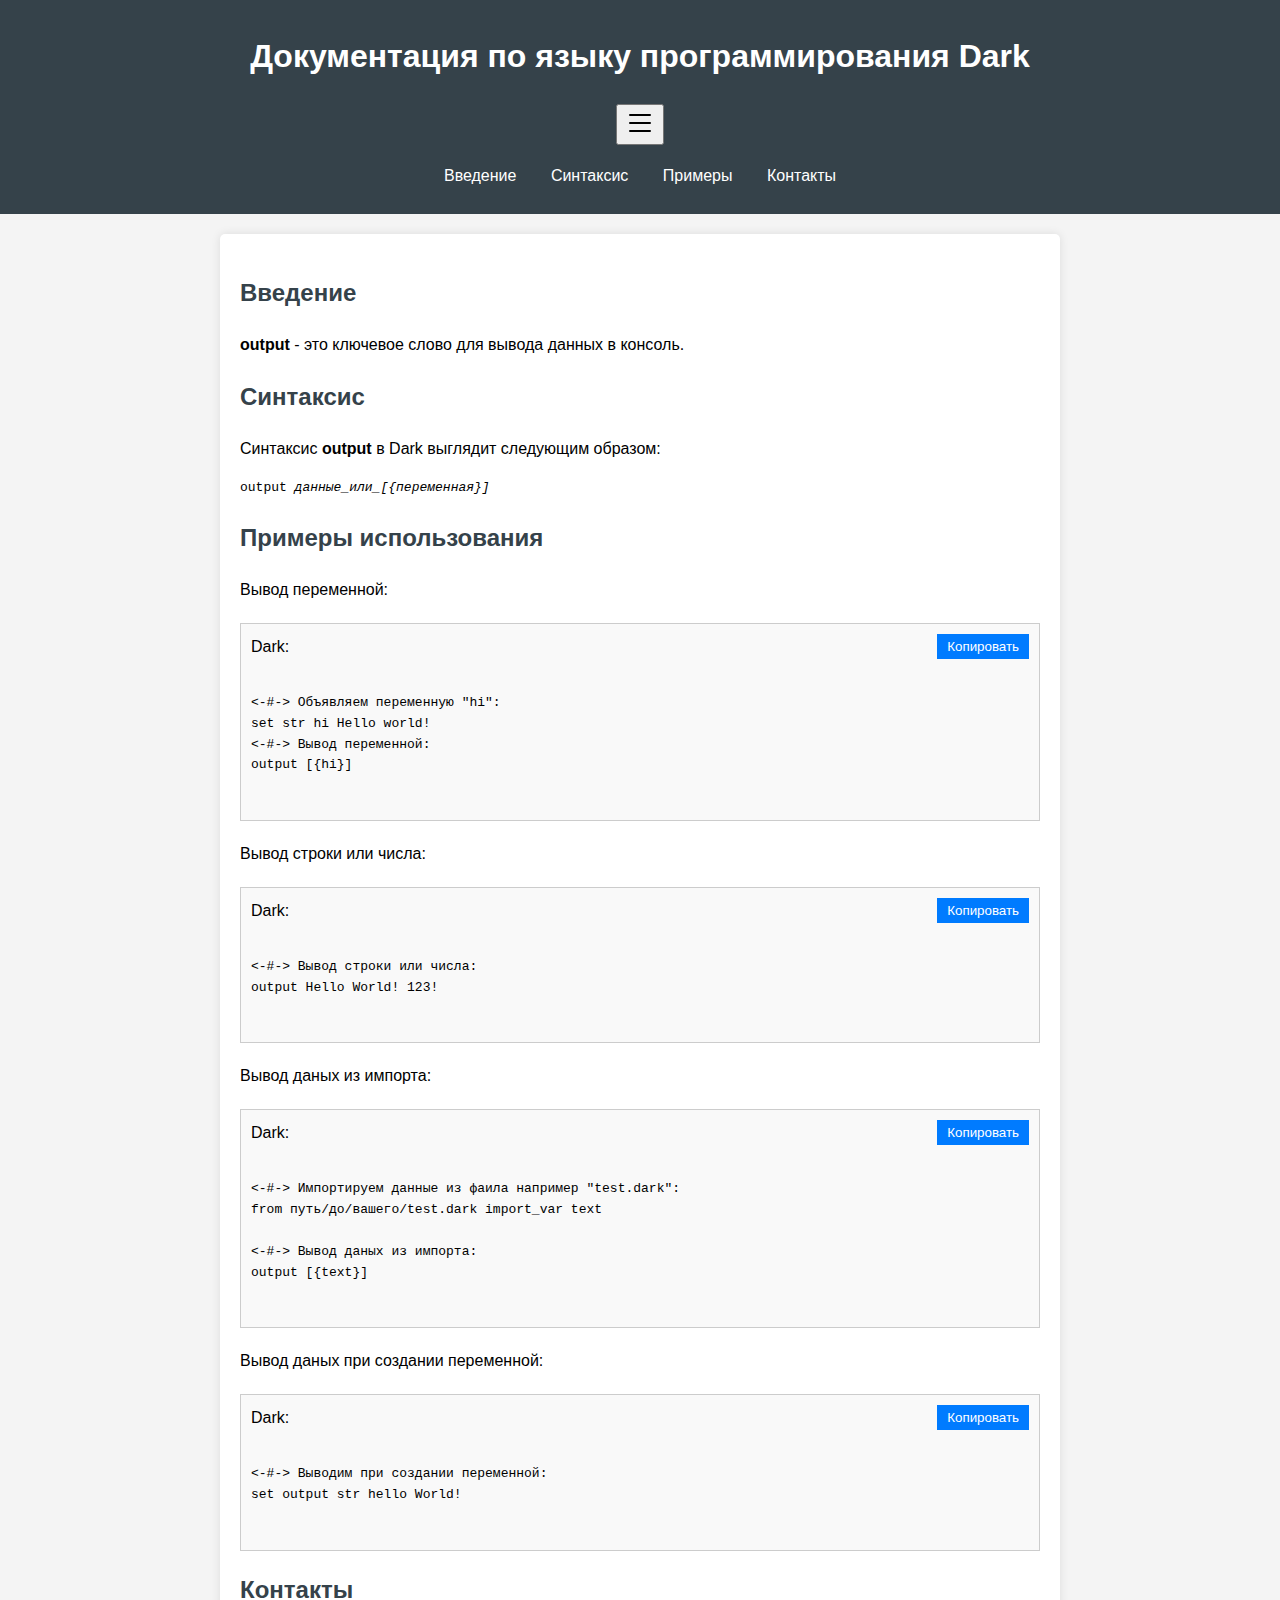
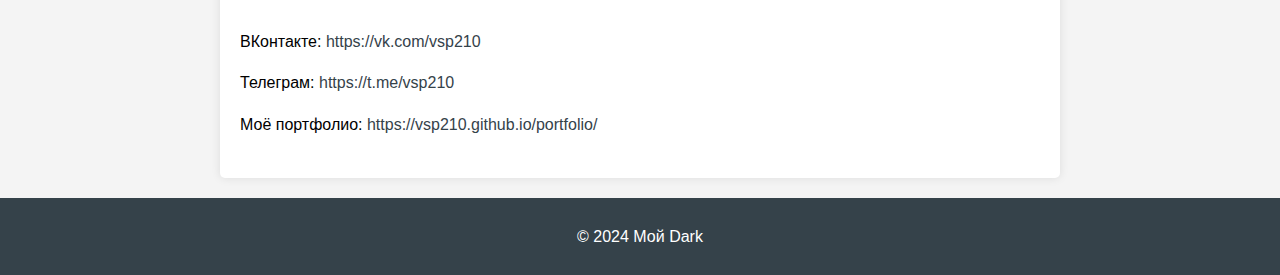
<file: output.html>
<!DOCTYPE html>
<html lang="ru">

<head>
    <meta charset="UTF-8">
    <meta name="viewport" content="width=device-width, initial-scale=1.0">
    <meta name="description" content="Документация по языку программирования Dark | output">
    <link rel="icon" sizes="192x192" href="favicon.png">
    <link rel="apple-touch-icon" sizes="192x192" href="favicon.png">
    <title>Документация по языку программирования Dark | output</title>
    <link rel="stylesheet" href="styles.css">
</head>

<body>
    <header>
        <div style="justify-content: space-between; align-items: center;">
            <h1 style="color: #ffffff;"><a href="index.html">Документация по языку программирования Dark</a></h1>
            <button class="svg-button" onclick="toggleDropdown()">
                <svg xmlns="http://www.w3.org/2000/svg" width="32" height="32" fill="currentColor" class="bi bi-list"
                    viewBox="0 0 16 16">
                    <path fill-rule="evenodd"
                        d="M2.5 12a.5.5 0 0 1 .5-.5h10a.5.5 0 0 1 0 1H3a.5.5 0 0 1-.5-.5m0-4a.5.5 0 0 1 .5-.5h10a.5.5 0 0 1 0 1H3a.5.5 0 0 1-.5-.5m0-4a.5.5 0 0 1 .5-.5h10a.5.5 0 0 1 0 1H3a.5.5 0 0 1-.5-.5" />
                </svg>
            </button>
        </div>

        <div id="dropdown" class="dropdown">
            <select id="modules" name="modules">
                <option value="Вывод_переменной">Вывод переменной</option>
                <option value="Вывод_строки_или_числа">Вывод строки или числа</option>
                <option value="Вывод_даных_из_импорта">Вывод даных из импорта</option>
                <option value="Вывод_даных_при_создании_переменной">Вывод даных при создании переменной</option>
            </select>
            <button class="button" onclick="goToModule()">Перейти</button>
        </div>
        <nav>
            <ul>
                <li><a href="#введение">Введение</a></li>
                <li><a href="#синтаксис">Синтаксис</a></li>
                <li><a href="#примеры">Примеры</a></li>
                <li><a href="#контакты">Контакты</a></li>
            </ul>
        </nav>
    </header>

    <main>
        <section id="введение">
            <h2>Введение</h2>
            <p><b>output</b> - это ключевое слово для вывода данных в консоль.</p>
        </section>

        <section id="синтаксис">
            <h2>Синтаксис</h2>
            <p>Синтаксис <b>output</b> в Dark выглядит следующим образом:</p>
            <pre><code>output <i>данные_или_[{переменная}]</i></code></pre>
        </section>

        <section id="примеры">
            <h2>Примеры использования</h2>
            <section id="Вывод_переменной">
                <p>Вывод переменной:</p>
                <div class="code-block">
                    Dark:
                    <button class="copy-button" onclick="copyCode(this)">Копировать</button>
                    <pre><code>
<-#-> Объявляем переменную "hi":
set str hi Hello world!
<-#-> Вывод переменной:
output [{hi}]
                </code></pre>
                </div>
            </section>


            <section id="Вывод_строки_или_числа">
                <p>Вывод строки или числа:</p>
                <div class="code-block">
                    Dark:
                    <button class="copy-button" onclick="copyCode(this)">Копировать</button>
                    <pre><code>
<-#-> Вывод строки или числа:
output Hello World! 123!
                </code></pre>
                </div>
            </section>


            <section id="Вывод_даных_из_импорта">
                <p>Вывод даных из импорта:</p>
                <div class="code-block">
                    Dark:
                    <button class="copy-button" onclick="copyCode(this)">Копировать</button>
                    <pre><code>
<-#-> Импортируем данные из фаила например "test.dark":
from путь/до/вашего/test.dark import_var text

<-#-> Вывод даных из импорта:
output [{text}]
                </code></pre>
                </div>
            </section>

            <section id="Вывод_даных_при_создании_переменной">
                <p>Вывод даных при создании переменной:</p>
                <div class="code-block">
                    Dark:
                    <button class="copy-button" onclick="copyCode(this)">Копировать</button>
                    <pre><code>
<-#-> Выводим при создании переменной:
set output str hello World!
                </code></pre>
                </div>
            </section>
        </section>

        <section id="контакты">
            <h2>Контакты</h2>
            <p>ВКонтакте: <a href="https://vk.com/vsp210">https://vk.com/vsp210</a></p>
            <p>Телеграм: <a href="https://t.me/vsp210">https://t.me/vsp210</a></p>
            <p>Моё портфолио: <a href="https://vsp210.github.io/portfolio/">https://vsp210.github.io/portfolio/</a></p>
        </section>
    </main>

    <footer>
        <p>&copy; 2024 Мой Dark</p>
    </footer>

    <script>
        function copyCode(button) {
            const codeBlock = button.nextElementSibling;
            const code = codeBlock.innerText;

            navigator.clipboard.writeText(code).then(() => {
                alert('Код скопирован в буфер обмена!');
            }).catch(err => {
                console.error('Ошибка при копировании: ', err);
            });
        }
        function goToModule() {
            const select = document.getElementById('modules');
            const selectedValue = select.value;

            const urls = {
                Вывод_переменной: '#Вывод_переменной',
                Вывод_строки_или_числа: '#Вывод_строки_или_числа',
                Вывод_даных_из_импорта: '#Вывод_даных_из_импорта',
                Вывод_даных_при_создании_переменной: '#Вывод_даных_при_создании_переменной'
            };

            if (urls[selectedValue]) {
                window.location.href = urls[selectedValue];
            }
        }
        function toggleDropdown() {
            const dropdown = document.getElementById('dropdown');
            dropdown.style.display = dropdown.style.display === 'block' ? 'none' : 'block';
        }
    </script>
</body>

</html>
</file>
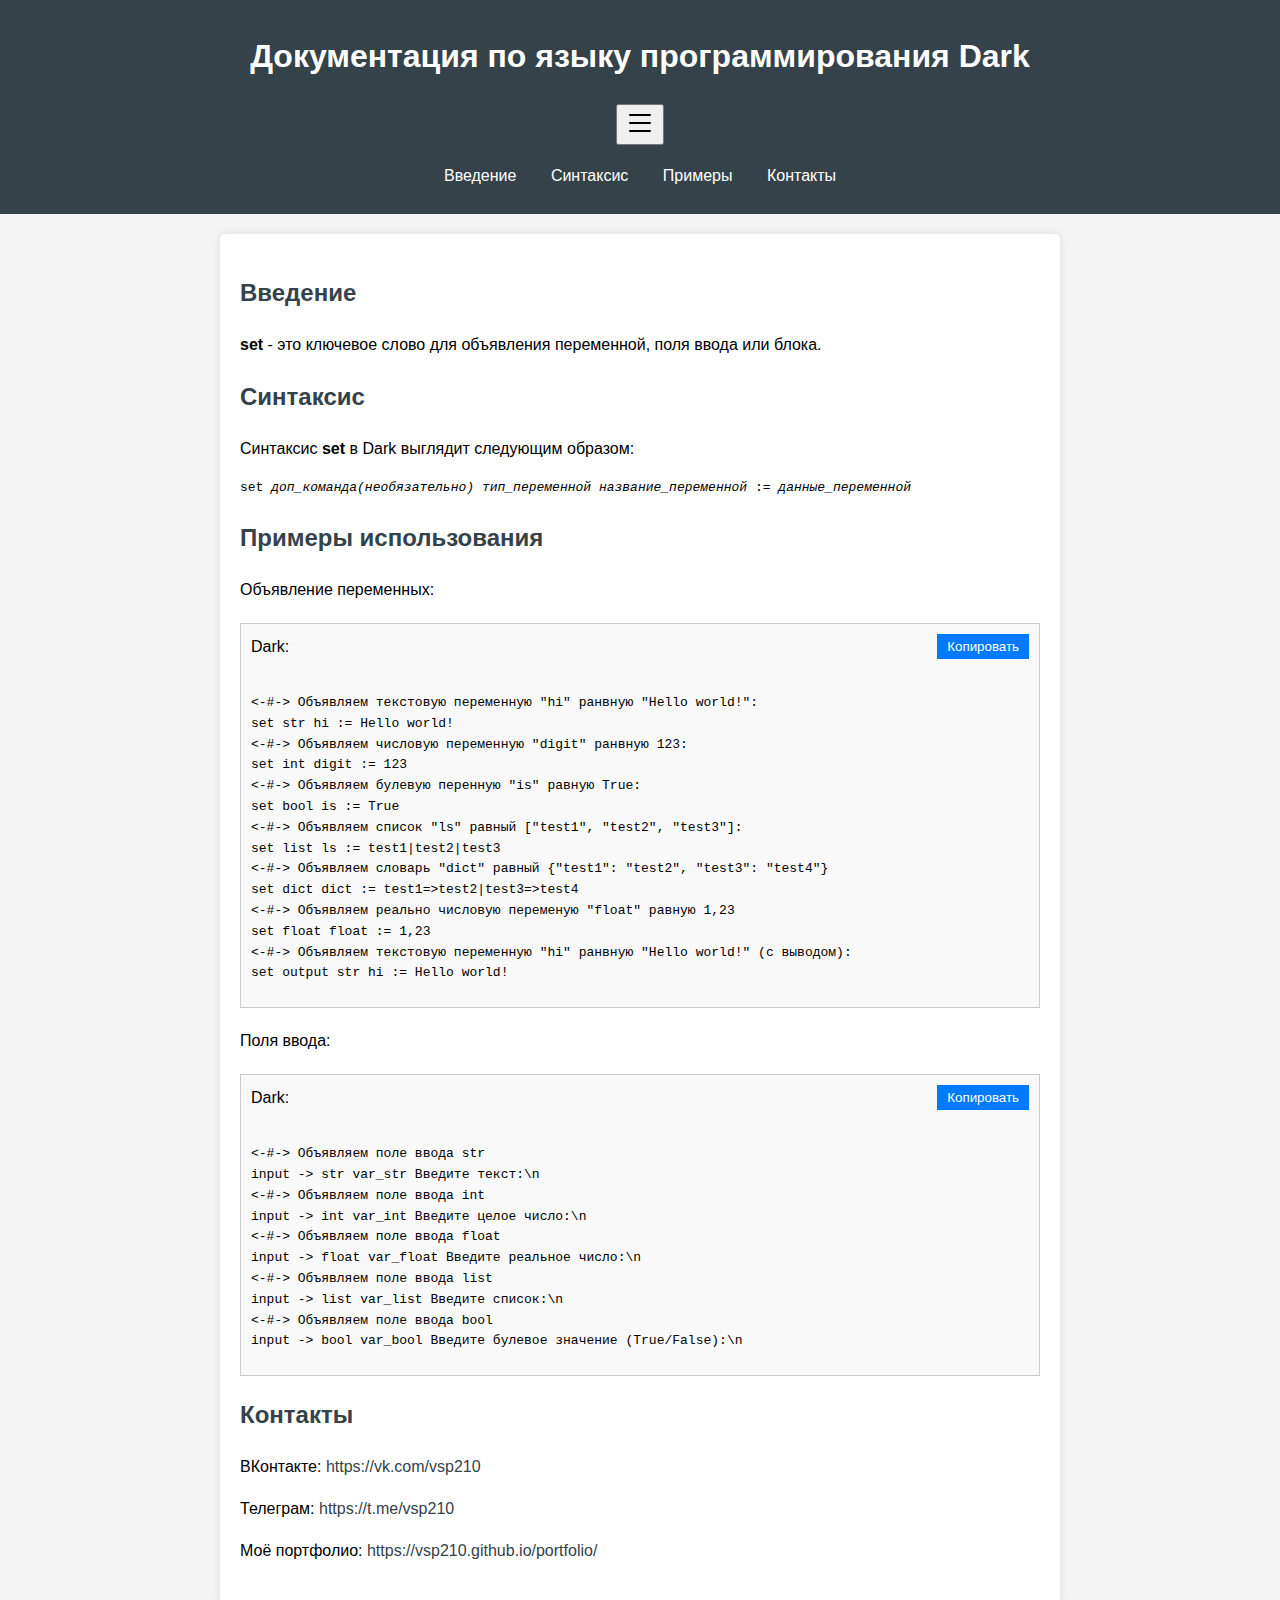
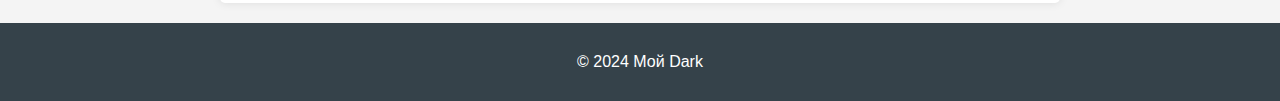
<file: set.html>
<!DOCTYPE html>
<html lang="ru">

<head>
    <meta charset="UTF-8">
    <meta name="viewport" content="width=device-width, initial-scale=1.0">
    <meta name="description" content="Документация по языку программирования Dark | set">
    <link rel="icon" sizes="192x192" href="favicon.png">
    <link rel="apple-touch-icon" sizes="192x192" href="favicon.png">
    <title>Документация по языку программирования Dark | set</title>
    <link rel="stylesheet" href="styles.css">
</head>

<body>
    <header>
        <div style="justify-content: space-between; align-items: center;">
            <h1 style="color: #ffffff;"><a href="index.html">Документация по языку программирования Dark</a></h1>
            <button class="svg-button" onclick="toggleDropdown()">
                <svg xmlns="http://www.w3.org/2000/svg" width="32" height="32" fill="currentColor" class="bi bi-list"
                    viewBox="0 0 16 16">
                    <path fill-rule="evenodd"
                        d="M2.5 12a.5.5 0 0 1 .5-.5h10a.5.5 0 0 1 0 1H3a.5.5 0 0 1-.5-.5m0-4a.5.5 0 0 1 .5-.5h10a.5.5 0 0 1 0 1H3a.5.5 0 0 1-.5-.5m0-4a.5.5 0 0 1 .5-.5h10a.5.5 0 0 1 0 1H3a.5.5 0 0 1-.5-.5" />
                </svg>
            </button>
        </div>

        <div id="dropdown" class="dropdown">
            <select id="modules" name="modules">
                <option value="Объявление_переменных">Объявление переменных</option>
                <option value="Объявление_полей_вводов">Поля ввода</option>
            </select>
            <button class="button" onclick="goToModule()">Перейти</button>
        </div>
        <nav>
            <ul>
                <li><a href="#введение">Введение</a></li>
                <li><a href="#синтаксис">Синтаксис</a></li>
                <li><a href="#примеры">Примеры</a></li>
                <li><a href="#контакты">Контакты</a></li>
            </ul>
        </nav>
    </header>

    <main>
        <section id="введение">
            <h2>Введение</h2>
            <p><b>set</b> - это ключевое слово для объявления переменной, поля ввода или блока.</p>
        </section>

        <section id="синтаксис">
            <h2>Синтаксис</h2>
            <p>Синтаксис <b>set</b> в Dark выглядит следующим образом:</p>
            <pre><code>set <i>доп_команда(необязательно)</i> <i>тип_переменной</i> <i>название_переменной</i> := <i>данные_переменной</i></code></pre>
        </section>

        <section id="примеры">
            <h2>Примеры использования</h2>
            <section id="Объявление_переменных">
                <p>Объявление переменных:</p>
                <div class="code-block">
                    Dark:
                    <button class="copy-button" onclick="copyCode(this)">Копировать</button>
                    <pre><code>
<-#-> Объявляем текстовую переменную "hi" ранвную "Hello world!":
set str hi := Hello world!
<-#-> Объявляем числовую переменную "digit" ранвную 123:
set int digit := 123
<-#-> Объявляем булевую перенную "is" равную True:
set bool is := True
<-#-> Объявляем список "ls" равный ["test1", "test2", "test3"]:
set list ls := test1|test2|test3
<-#-> Объявляем словарь "dict" равный {"test1": "test2", "test3": "test4"}
set dict dict := test1=>test2|test3=>test4
<-#-> Объявляем реально числовую переменую "float" равную 1,23
set float float := 1,23
<-#-> Объявляем текстовую переменную "hi" ранвную "Hello world!" (с выводом):
set output str hi := Hello world!
</code></pre>
                </div>
            </section>

            <section id="Объявление_полей_вводов">
                <p>Поля ввода:</p>
                <div class="code-block">
                    Dark:
                    <button class="copy-button" onclick="copyCode(this)">Копировать</button>
                    <pre><code>
<-#-> Объявляем поле ввода str
input -> str var_str Введите текст:\n
<-#-> Объявляем поле ввода int
input -> int var_int Введите целое число:\n
<-#-> Объявляем поле ввода float
input -> float var_float Введите реальное число:\n
<-#-> Объявляем поле ввода list
input -> list var_list Введите список:\n
<-#-> Объявляем поле ввода bool
input -> bool var_bool Введите булевое значение (True/False):\n
</code></pre>
                </div>
            </section>

            <section id="контакты">
                <h2>Контакты</h2>
                <p>ВКонтакте: <a href="https://vk.com/vsp210">https://vk.com/vsp210</a></p>
                <p>Телеграм: <a href="https://t.me/vsp210">https://t.me/vsp210</a></p>
                <p>Моё портфолио: <a href="https://vsp210.github.io/portfolio/">https://vsp210.github.io/portfolio/</a>
                </p>
            </section>
    </main>

    <footer>
        <p>&copy; 2024 Мой Dark</p>
    </footer>

    <script>
        function copyCode(button) {
            const codeBlock = button.nextElementSibling;
            const code = codeBlock.innerText;

            navigator.clipboard.writeText(code).then(() => {
                alert('Код скопирован в буфер обмена!');
            }).catch(err => {
                console.error('Ошибка при копировании: ', err);
            });
        }
        function goToModule() {
            const select = document.getElementById('modules');
            const selectedValue = select.value;

            const urls = {
                Объявление_переменных: '#Объявление_переменных',
                Объявление_полей_вводов: '#Объявление_полей_вводов'
            };

            if (urls[selectedValue]) {
                window.location.href = urls[selectedValue];
            }
        }
        function toggleDropdown() {
            const dropdown = document.getElementById('dropdown');
            dropdown.style.display = dropdown.style.display === 'block' ? 'none' : 'block';
        }
    </script>
</body>

</html>
</file>
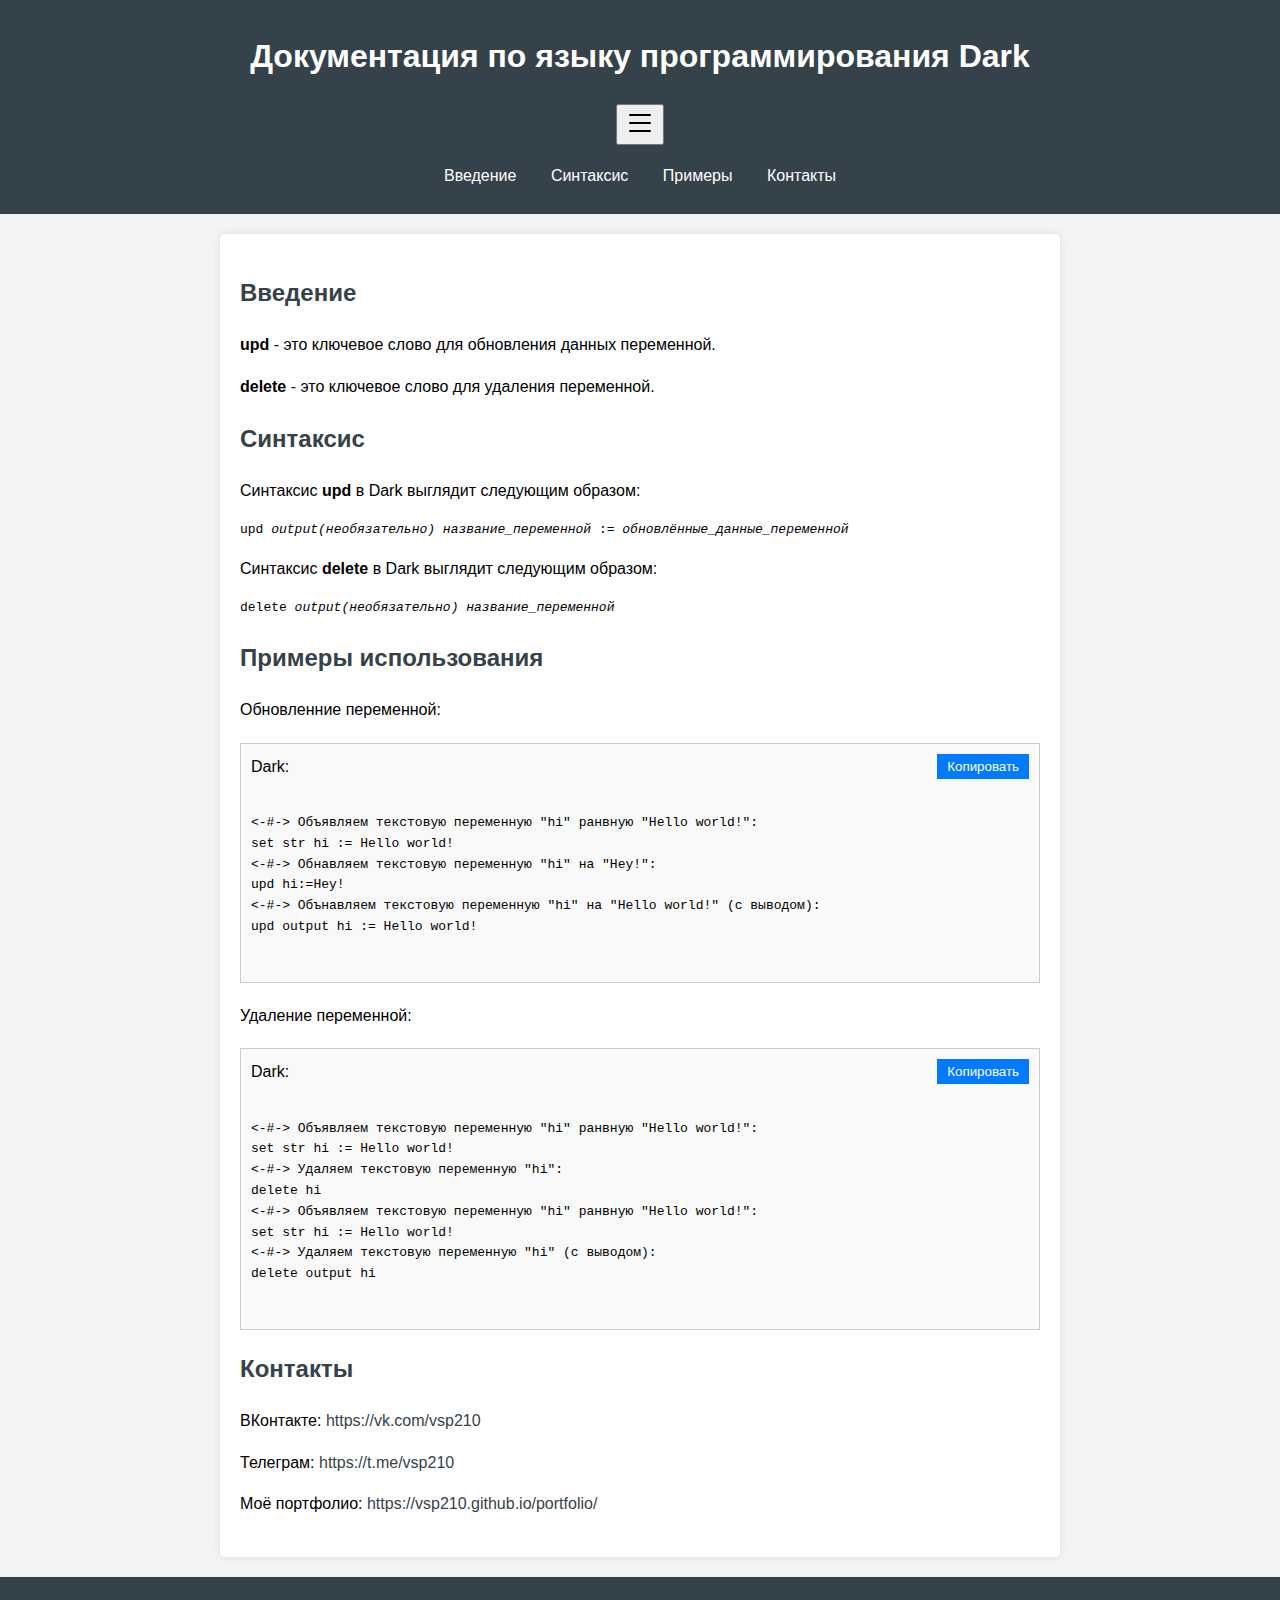
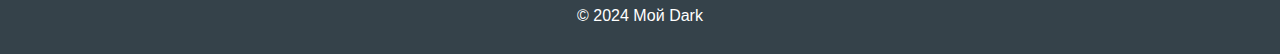
<file: upd_and_delete.html>
<!DOCTYPE html>
<html lang="ru">

<head>
    <meta charset="UTF-8">
    <meta name="viewport" content="width=device-width, initial-scale=1.0">
    <meta name="description" content="Документация по языку программирования Dark | upd и delete">
    <link rel="icon" sizes="192x192" href="favicon.png">
    <link rel="apple-touch-icon" sizes="192x192" href="favicon.png">
    <title>Документация по языку программирования Dark | upd и delete</title>
    <link rel="stylesheet" href="styles.css">
</head>

<body>
    <header>
        <div style="justify-content: space-between; align-items: center;">
            <h1 style="color: #ffffff;"><a href="index.html">Документация по языку программирования Dark</a></h1>
            <button class="svg-button" onclick="toggleDropdown()">
                <svg xmlns="http://www.w3.org/2000/svg" width="32" height="32" fill="currentColor" class="bi bi-list"
                    viewBox="0 0 16 16">
                    <path fill-rule="evenodd"
                        d="M2.5 12a.5.5 0 0 1 .5-.5h10a.5.5 0 0 1 0 1H3a.5.5 0 0 1-.5-.5m0-4a.5.5 0 0 1 .5-.5h10a.5.5 0 0 1 0 1H3a.5.5 0 0 1-.5-.5m0-4a.5.5 0 0 1 .5-.5h10a.5.5 0 0 1 0 1H3a.5.5 0 0 1-.5-.5" />
                </svg>
            </button>
        </div>

        <div id="dropdown" class="dropdown">
            <select id="modules" name="modules">
                <option value="обновленние_переменной">Обновленние переменной</option>
                <option value="удаление_переменной">Удаление переменной</option>
            </select>
            <button class="button" onclick="goToModule()">Перейти</button>
        </div>
        <nav>
            <ul>
                <li><a href="#введение">Введение</a></li>
                <li><a href="#синтаксис">Синтаксис</a></li>
                <li><a href="#примеры">Примеры</a></li>
                <li><a href="#контакты">Контакты</a></li>
            </ul>
        </nav>
    </header>

    <main>
        <section id="введение">
            <h2>Введение</h2>
            <p><b>upd</b> - это ключевое слово для обновления данных переменной.</p>
            <p><b>delete</b> - это ключевое слово для удаления переменной.</p>
        </section>

        <section id="синтаксис">
            <h2>Синтаксис</h2>
            <p>Синтаксис <b>upd</b> в Dark выглядит следующим образом:</p>
            <pre><code>upd <i>output(необязательно)</i> <i>название_переменной</i> := <i>обновлённые_данные_переменной</i></code></pre>
            <p>Синтаксис <b>delete</b> в Dark выглядит следующим образом:</p>
            <pre><code>delete <i>output(необязательно)</i> <i>название_переменной</i></code></pre>
        </section>

        <section id="примеры">
            <h2>Примеры использования</h2>
            <section id="Обновленние_переменной">
                <p>Обновленние переменной:</p>
                <div class="code-block">
                    Dark:
                    <button class="copy-button" onclick="copyCode(this)">Копировать</button>
                    <pre><code>
<-#-> Объявляем текстовую переменную "hi" ранвную "Hello world!":
set str hi := Hello world!
<-#-> Обнавляем текстовую переменную "hi" на "Hey!":
upd hi:=Hey!
<-#-> Обънавляем текстовую переменную "hi" на "Hello world!" (с выводом):
upd output hi := Hello world!
                </code></pre>
                </div>
            </section>
            <section id="удаление_переменной">
                <p>Удаление переменной:</p>
                <div class="code-block">
                    Dark:
                    <button class="copy-button" onclick="copyCode(this)">Копировать</button>
                    <pre><code>
<-#-> Объявляем текстовую переменную "hi" ранвную "Hello world!":
set str hi := Hello world!
<-#-> Удаляем текстовую переменную "hi":
delete hi
<-#-> Объявляем текстовую переменную "hi" ранвную "Hello world!":
set str hi := Hello world!
<-#-> Удаляем текстовую переменную "hi" (с выводом):
delete output hi
                </code></pre>
                </div>
            </section>
        </section>

        <section id="контакты">
            <h2>Контакты</h2>
            <p>ВКонтакте: <a href="https://vk.com/vsp210">https://vk.com/vsp210</a></p>
            <p>Телеграм: <a href="https://t.me/vsp210">https://t.me/vsp210</a></p>
            <p>Моё портфолио: <a href="https://vsp210.github.io/portfolio/">https://vsp210.github.io/portfolio/</a></p>
        </section>
    </main>

    <footer>
        <p>&copy; 2024 Мой Dark</p>
    </footer>

    <script>
        function copyCode(button) {
            const codeBlock = button.nextElementSibling;
            const code = codeBlock.innerText;

            navigator.clipboard.writeText(code).then(() => {
                alert('Код скопирован в буфер обмена!');
            }).catch(err => {
                console.error('Ошибка при копировании: ', err);
            });
        }
        function goToModule() {
            const select = document.getElementById('modules');
            const selectedValue = select.value;

            const urls = {
                обновленние_переменной: '#обновленние_переменной',
                удаление_переменной: '#удаление_переменной'
            };

            if (urls[selectedValue]) {
                window.location.href = urls[selectedValue];
            }
        }
        function toggleDropdown() {
            const dropdown = document.getElementById('dropdown');
            dropdown.style.display = dropdown.style.display === 'block' ? 'none' : 'block';
        }
    </script>
</body>

</html>
</file>
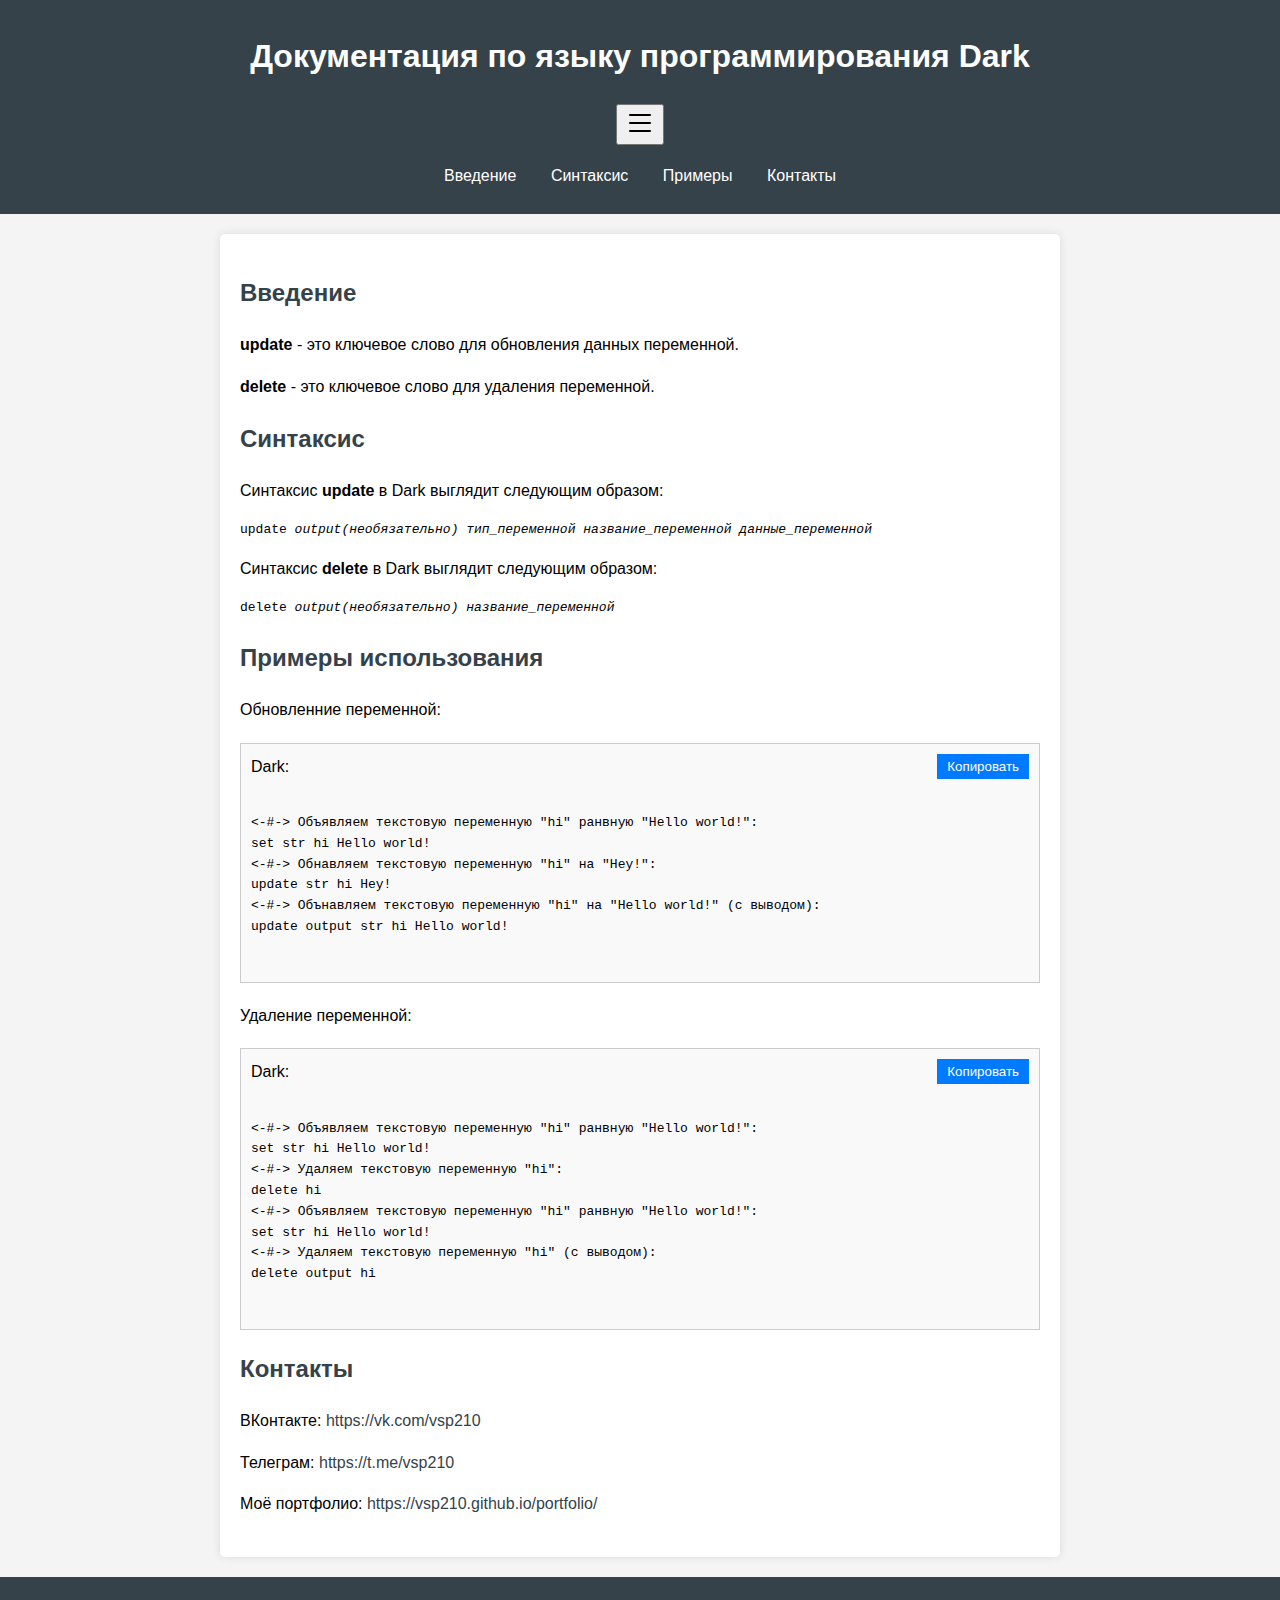
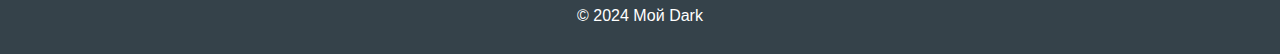
<file: update_and_delete.html>
<!DOCTYPE html>
<html lang="ru">

<head>
    <meta charset="UTF-8">
    <meta name="viewport" content="width=device-width, initial-scale=1.0">
    <meta name="description" content="Документация по языку программирования Dark | update и delete">
    <link rel="icon" sizes="192x192" href="favicon.png">
    <link rel="apple-touch-icon" sizes="192x192" href="favicon.png">
    <title>Документация по языку программирования Dark | update и delete</title>
    <link rel="stylesheet" href="styles.css">
</head>

<body>
    <header>
        <div style="justify-content: space-between; align-items: center;">
            <h1 style="color: #ffffff;"><a href="index.html">Документация по языку программирования Dark</a></h1>
            <button class="svg-button" onclick="toggleDropdown()">
                <svg xmlns="http://www.w3.org/2000/svg" width="32" height="32" fill="currentColor" class="bi bi-list"
                    viewBox="0 0 16 16">
                    <path fill-rule="evenodd"
                        d="M2.5 12a.5.5 0 0 1 .5-.5h10a.5.5 0 0 1 0 1H3a.5.5 0 0 1-.5-.5m0-4a.5.5 0 0 1 .5-.5h10a.5.5 0 0 1 0 1H3a.5.5 0 0 1-.5-.5m0-4a.5.5 0 0 1 .5-.5h10a.5.5 0 0 1 0 1H3a.5.5 0 0 1-.5-.5" />
                </svg>
            </button>
        </div>

        <div id="dropdown" class="dropdown">
            <select id="modules" name="modules">
                <option value="обновленние_переменной">Обновленние переменной</option>
                <option value="удаление_переменной">Удаление переменной</option>
            </select>
            <button class="button" onclick="goToModule()">Перейти</button>
        </div>
        <nav>
            <ul>
                <li><a href="#введение">Введение</a></li>
                <li><a href="#синтаксис">Синтаксис</a></li>
                <li><a href="#примеры">Примеры</a></li>
                <li><a href="#контакты">Контакты</a></li>
            </ul>
        </nav>
    </header>

    <main>
        <section id="введение">
            <h2>Введение</h2>
            <p><b>update</b> - это ключевое слово для обновления данных переменной.</p>
            <p><b>delete</b> - это ключевое слово для удаления переменной.</p>
        </section>

        <section id="синтаксис">
            <h2>Синтаксис</h2>
            <p>Синтаксис <b>update</b> в Dark выглядит следующим образом:</p>
            <pre><code>update <i>output(необязательно)</i> <i>тип_переменной</i> <i>название_переменной</i> <i>данные_переменной</i></code></pre>
            <p>Синтаксис <b>delete</b> в Dark выглядит следующим образом:</p>
            <pre><code>delete <i>output(необязательно)</i> <i>название_переменной</i></code></pre>
        </section>

        <section id="примеры">
            <h2>Примеры использования</h2>
            <section id="Обновленние_переменной">
                <p>Обновленние переменной:</p>
                <div class="code-block">
                    Dark:
                    <button class="copy-button" onclick="copyCode(this)">Копировать</button>
                    <pre><code>
<-#-> Объявляем текстовую переменную "hi" ранвную "Hello world!":
set str hi Hello world!
<-#-> Обнавляем текстовую переменную "hi" на "Hey!":
update str hi Hey!
<-#-> Обънавляем текстовую переменную "hi" на "Hello world!" (с выводом):
update output str hi Hello world!
                </code></pre>
                </div>
            </section>
            <section id="удаление_переменной">
                <p>Удаление переменной:</p>
                <div class="code-block">
                    Dark:
                    <button class="copy-button" onclick="copyCode(this)">Копировать</button>
                    <pre><code>
<-#-> Объявляем текстовую переменную "hi" ранвную "Hello world!":
set str hi Hello world!
<-#-> Удаляем текстовую переменную "hi":
delete hi
<-#-> Объявляем текстовую переменную "hi" ранвную "Hello world!":
set str hi Hello world!
<-#-> Удаляем текстовую переменную "hi" (с выводом):
delete output hi
                </code></pre>
                </div>
            </section>
        </section>

        <section id="контакты">
            <h2>Контакты</h2>
            <p>ВКонтакте: <a href="https://vk.com/vsp210">https://vk.com/vsp210</a></p>
            <p>Телеграм: <a href="https://t.me/vsp210">https://t.me/vsp210</a></p>
            <p>Моё портфолио: <a href="https://vsp210.github.io/portfolio/">https://vsp210.github.io/portfolio/</a></p>
        </section>
    </main>

    <footer>
        <p>&copy; 2024 Мой Dark</p>
    </footer>

    <script>
        function copyCode(button) {
            const codeBlock = button.nextElementSibling;
            const code = codeBlock.innerText;

            navigator.clipboard.writeText(code).then(() => {
                alert('Код скопирован в буфер обмена!');
            }).catch(err => {
                console.error('Ошибка при копировании: ', err);
            });
        }
        function goToModule() {
            const select = document.getElementById('modules');
            const selectedValue = select.value;

            const urls = {
                обновленние_переменной: '#обновленние_переменной',
                удаление_переменной: '#удаление_переменной'
            };

            if (urls[selectedValue]) {
                window.location.href = urls[selectedValue];
            }
        }
        function toggleDropdown() {
            const dropdown = document.getElementById('dropdown');
            dropdown.style.display = dropdown.style.display === 'block' ? 'none' : 'block';
        }
    </script>
</body>

</html>
</file>
<file: styles.css>
body {
    font-family: Arial, sans-serif;
    line-height: 1.6;
    margin: 0;
    padding: 0;
    background-color: #f4f4f4;
}

header {
    background: #35424a;
    color: #ffffff;
    padding: 10px 0;
    text-align: center;
}

nav ul {
    list-style: none;
    padding: 0;
}

nav ul li {
    display: inline;
    margin: 0 15px;
}

nav ul li a {
    color: #ffffff;
    text-decoration: none;
}

p a {
    color: #35424a;
    text-decoration: none;
}
h1 a {
    color: #ffffff;
    text-decoration: none;
}

h1, h2 {
    color: #35424a;
}

main {
    padding: 20px;
    background: #ffffff;
    max-width: 800px;
    margin: 20px auto;
    border-radius: 5px;
    box-shadow: 0 0 10px rgba(0, 0, 0, 0.1);
}

section {
    margin-bottom: 20px;
}

footer {
    text-align: center;
    padding: 10px 0;
    background: #35424a;
    color: #ffffff;
    position: relative;
    bottom: 0;
    width: 100%;
}


select {
    padding: 10px;
    font-size: 16px;
    margin: 10px 0;
}

.button {
    background-color: #007bff;
    color: white;
    border: none;
    padding: 10px 15px;
    cursor: pointer;
    font-size: 16px;
    margin-left: 10px;
}

.button:hover {
    background-color: #0056b3;
}

.dropdown {
    display: none; /* Скрыть по умолчанию */
    position: absolute; /* Позиционирование */
    top: 50px; /* Отступ сверху */
    left: 10px; /* Отступ слева */
    background-color: #35424a; /* Фон */
    border: 1px solid #35424a; /* Граница */
    padding: 10px; /* Отступы */
    box-shadow: 0 0 10px rgba(0, 0, 0, 0.99); /* Тень */
    z-index: 0; /* Поверх других элементов */
}

.code-block {
    position: relative;
    margin: 20px 0;
    padding: 10px;
    border: 1px solid #ccc;
    background-color: #f9f9f9;
}

.copy-button {
    position: absolute;
    top: 10px;
    right: 10px;
    background-color: #007bff;
    color: white;
    border: none;
    padding: 5px 10px;
    cursor: pointer;
}
</file>
